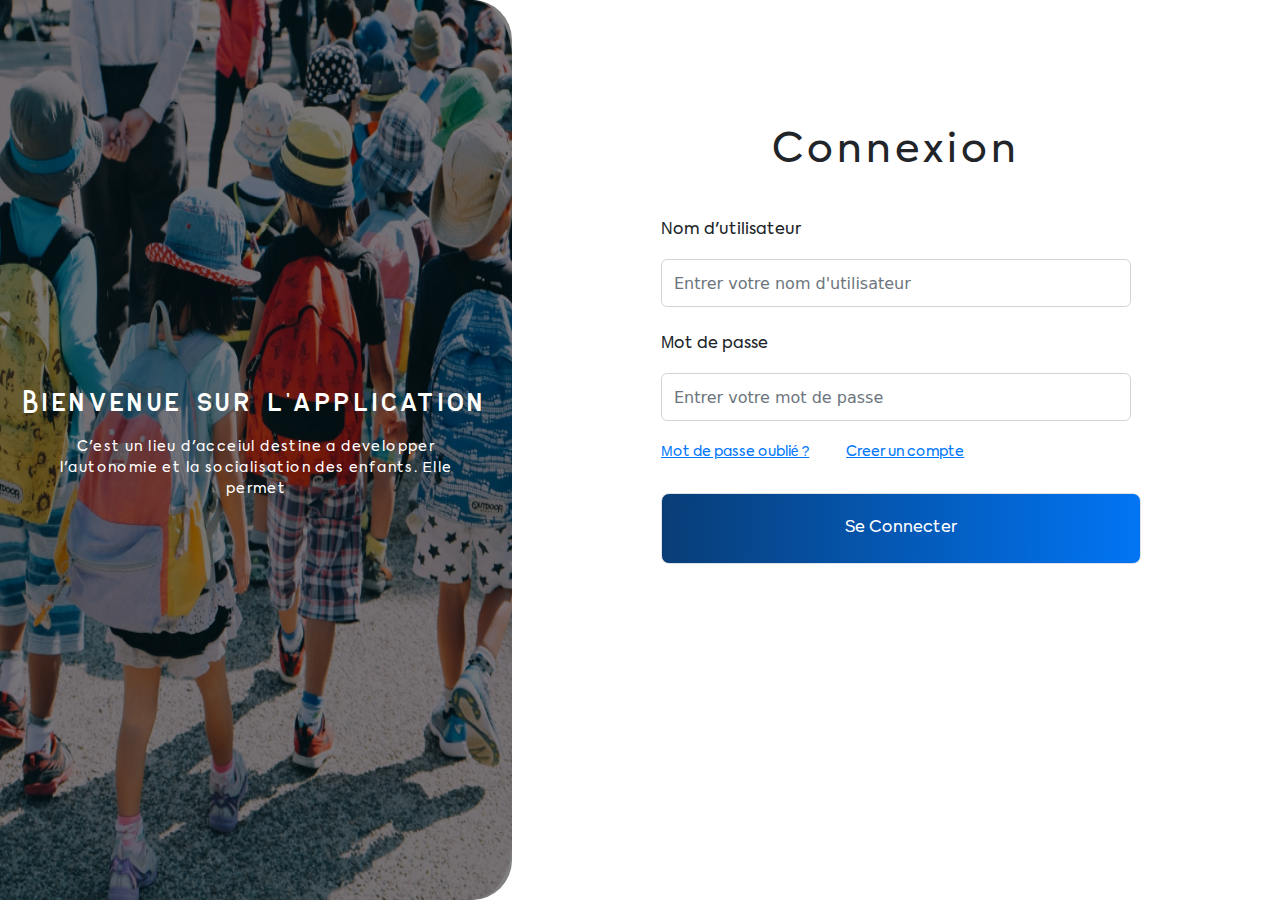
<file: index.html>
<!DOCTYPE html>
<html lang="en">
<head>
    <meta charset="UTF-8">
    <meta http-equiv="X-UA-Compatible" content="IE=edge">
    <meta name="viewport" content="width=device-width, initial-scale=1.0">
    <link rel="shortcut icon" href="photos/logo 1.png" type="image/x-icon">
    <link rel="stylesheet" href="./css/bootstrap.css">
    <link rel="stylesheet" href="./index_css/index.css">
    <title>Connexion</title>
</head>
<body>
    <body class="d-flex">
        <div class="container-fuild d-flex justify-content-center login_page">
            <img src="./photos/image.png" alt="background" class="img1">
            <div class="container-fuild d-flex justify-content-center align-items-center arriere_pic">
                <div class="container-fuild contente_words">
                    <p class="heading">Bienvenue sur l'application</p>
                    <p class="sub_heading text-center">C'est un lieu d'acceiul destine a developper l'autonomie et la socialisation des enfants. Elle permet</p>
                </div>
            </div>
            <div class="container-fuild  mx-auto d-flex flex-column formulaire">
                <p class="connexion text-center mb-5">Connexion</p>
                <form action="">
                    <div>
                        <label for="yourname" class="nom">Nom d'utilisateur</label>
                        <input type="text" id="yourname" class="form-control inpt_nom" name="yourname" placeholder="Entrer votre nom d'utilisateur">
                    </div>
                    <div>
                        <label for="pwd" class="motpasse">Mot de passe</label>
                        <input type="password" name="pwd" id="pwd" class="form-control inpt_pwd" placeholder="Entrer votre mot de passe">
                    </div>
                    <div class="content_link">
                        <a href="#" class="link1">Mot de passe oublié ?</a>
                        <a href="./inscription/inscription.html" class="link2">Creer un compte</a>
                    </div>
                    <!--le code dessous est commenter pour non formulaire tag-->
                    <!--<a href="./landing.html" class="link3 container-fuild border d-flex justify-content-center align-items-center">
                            Se Connecter
                    </a>-->
                    <button type="submit" class="bouton container-fuild border d-flex justify-content-center align-items-center">
                        <a href="./acceuil/acceuil.html" class="link3">
                            Se Connecter
                        </a>
                    </button>
                    
                </form>
            </div>
        </div>
    <script src="./js/bootstrap.js"></script>
</body>
</html>
</file>
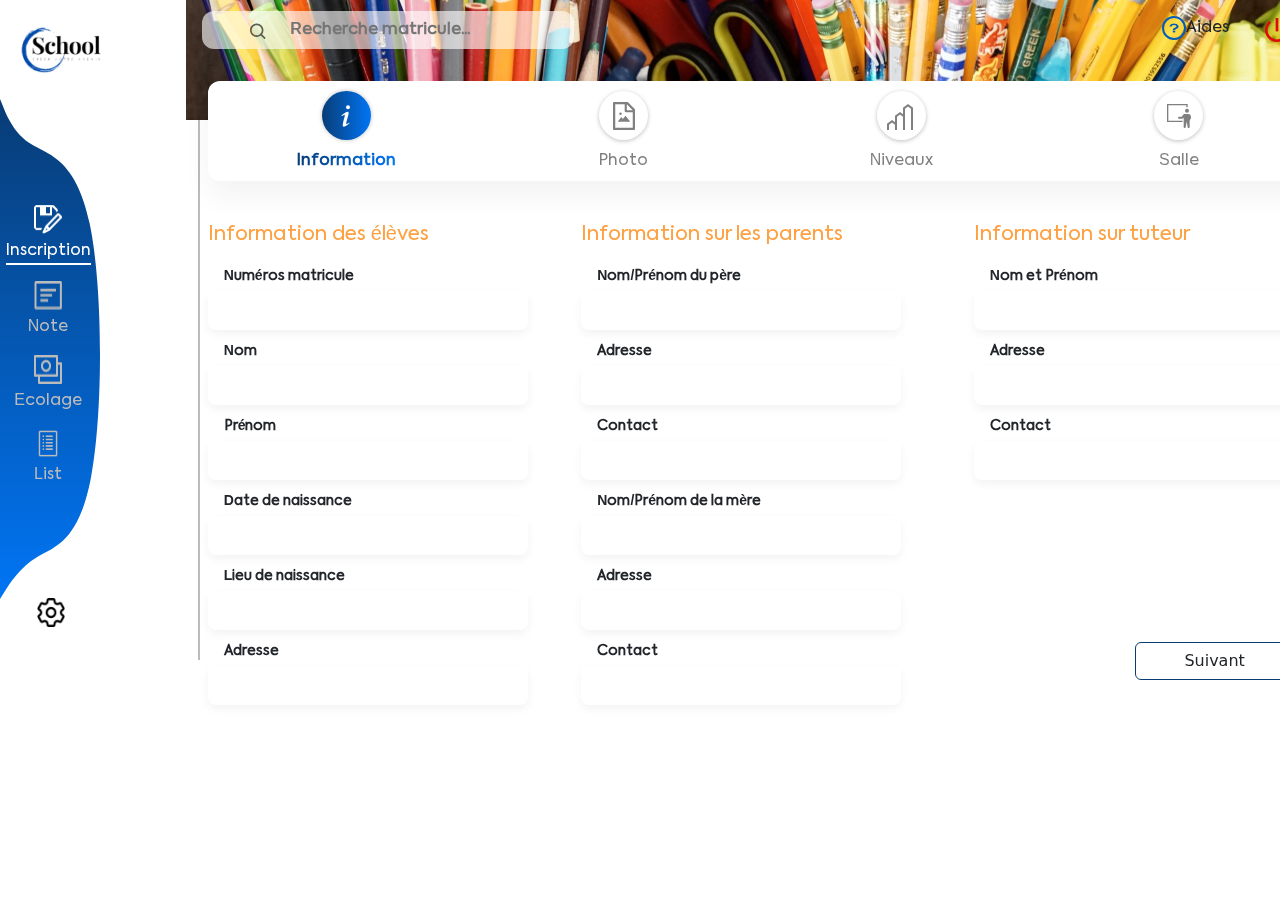
<file: acceuil/acceuil.html>
<!DOCTYPE html>
<html lang="en">
<head>
    <meta charset="UTF-8">
    <meta http-equiv="X-UA-Compatible" content="IE=edge">
    <meta name="viewport" content="width=device-width, initial-scale=1.0">
    <link rel="shortcut icon" href="photos/logo 1.png" type="image/x-icon">
    <link rel="stylesheet" href="../css/bootstrap.css">
    <link rel="stylesheet" href="./acceuil.css">
    <title>Acceuil</title>
</head>
<body class="d-flex justify-content-center">
    <div class="container-fuild d-flex flex-row contenu">
        <div class="container-fuild d-flex nav_bar position-fixed top-0 left-0">
            <div class="container-fuild contenu_logo">
                <img src="../photos/logo 1.png" alt="logo" class="logo">
                <a href="../acceuil_parametre/acceuil_parametre.html"><img src="../photos/setting.png" alt="setting" width="28" height="29" class="setting"></a> 
            </div>
            <svg viewBox="0 32 120 600" width="120" height="500" class="curve">
                <defs>
                    <linearGradient gradientUnits="userSpaceOnUse" x1="60" y1="32" x2="60" y2="632" id="gradient-0" gradientTransform="matrix(1.020826, 0, 0, 1, 0, 0)">
                        <stop offset="0" style="stop-color: #083C75 "></stop>
                        <stop offset="1" style="stop-color: #0175F4 "></stop>
                    </linearGradient>
                </defs>
                <path style="paint-order: fill; fill: url(#gradient-0); fill-rule: nonzero;" d="M 0 32 L 4.280166666666667 42.4105 C 8.560333333333334 52.821 17.12066666666667 73.642 37.768 86.40899999999999 C 58.415333333333336 99.176 91.14966666666668 103.88900000000001 107.51100000000001 181.1351666666667 C 123.87233333333334 258.3813333333333 123.86066666666666 408.1606666666667 109.22316666666666 485.8941666666667 C 94.58566666666667 563.6276666666668 65.32233333333333 569.3153333333333 44.68083333333333 581.6586666666667 C 24.03933333333333 594.0020000000001 12.019666666666666 613.0010000000001 6.009833333333333 622.5005 L 0 632" data-bx-d="M 0 32 U 25.681 94.463 U 123.884 108.602 U 123.849 557.94 U 36.059 575.003 U 0 632 1@871b6fa9"></path>
                <div class="container-fuild contenu_icons">
                    <div class="container-fuild Inscription d-flex flex-column">
                        <img src="../photos/Inscription.png" alt="Inscription" width="28" height="29" class="mx-auto">
                        <p class="text_inscription text-center mx-auto">Inscription</p>
                    </div>
                    <div class="container-fuild note d-flex flex-column">
                        <img src="../photos/Note.png" alt="note" width="28" height="29" class="mx-auto">
                        <p class="text_note text-center">Note</p>
                    </div>
                    <div class="container-fuild ecolage d-flex flex-column">
                        <img src="../photos/Ecolage.png" alt="ecolage" width="28" height="29" class="mx-auto">
                        <p class="text_ecolage text-center">Ecolage</p>
                    </div>
                    <div class="container-fuild list d-flex flex-column">
                        <img src="../photos/List.png" alt="list" width="28" height="29" class="mx-auto">
                        <p class="text_list text-center">List</p>
                    </div>
                </div>
            </svg>
        </div>
        <div class="container-fuild contentPhoto">
            <div class="photo1">
                <form>
                    <div class="container-fuild contenu_recherche_aide d-flex align-items-center justify-content-between">
                        <div class="container-fuild recherche d-flex align-items-center ms-3">
                            <a href="../acceuil_recherche/acceuil_recherche.html"><img src="../photos/bx_search.svg" alt="search" class="position-absolute ps-5"></a>
                            <input type="search" name="recherche" id="recherche" placeholder="Recherche matricule...">
                        </div>
                        <div class="container-fuild contenu_aide d-flex justify-content-evenly align-items-center me-4">
                            <div class="d-flex contentCercle">
                                <img src="../photos/aide.png" alt="aide" class="cercle">
                                <p class="text_aide">Aides</p>
                            </div>
                            <a href="../index.html"><img src="../photos/deconnecter.png" alt="deconnecter" class="deconnecter"></a> 
                        </div>
                    </div>
                </form>
            </div>
            <div class="container-fuild contentImformation d-flex align-items-center justify-content-around">
                <div class="contentIconText d-flex flex-wrap justify-content-center align-content-between">
                    <div class="d-flex justify-content-center align-items-center contentIcon">
                        <svg xmlns="http://www.w3.org/2000/svg" aria-hidden="true" role="img" width="2em" height="2em" preserveAspectRatio="xMidYMid meet" viewBox="0 0 24 24"><path fill="white" d="M13.5 4A1.5 1.5 0 0 0 12 5.5A1.5 1.5 0 0 0 13.5 7A1.5 1.5 0 0 0 15 5.5A1.5 1.5 0 0 0 13.5 4m-.36 4.77c-1.19.1-4.44 2.69-4.44 2.69c-.2.15-.14.14.02.42c.16.27.14.29.33.16c.2-.13.53-.34 1.08-.68c2.12-1.36.34 1.78-.57 7.07c-.36 2.62 2 1.27 2.61.87c.6-.39 2.21-1.5 2.37-1.61c.22-.15.06-.27-.11-.52c-.12-.17-.24-.05-.24-.05c-.65.43-1.84 1.33-2 .76c-.19-.57 1.03-4.48 1.7-7.17c.11-.64.41-2.04-.75-1.94Z"/></svg>                    
                    </div>
                    <p class="mb-0">Information</p>
                </div>
                <div class="contentIconText1 d-flex flex-column">
                    <div class="d-flex justify-content-center align-items-center contentIcon1 mx-auto">
                        <svg xmlns="http://www.w3.org/2000/svg" aria-hidden="true" role="img" width="2em" height="2em" preserveAspectRatio="xMidYMid meet" viewBox="0 0 1024 1024"><path fill="gray" d="m553.1 509.1l-77.8 99.2l-41.1-52.4a8 8 0 0 0-12.6 0l-99.8 127.2a7.98 7.98 0 0 0 6.3 12.9H696c6.7 0 10.4-7.7 6.3-12.9l-136.5-174a8.1 8.1 0 0 0-12.7 0zM360 442a40 40 0 1 0 80 0a40 40 0 1 0-80 0zm494.6-153.4L639.4 73.4c-6-6-14.1-9.4-22.6-9.4H192c-17.7 0-32 14.3-32 32v832c0 17.7 14.3 32 32 32h640c17.7 0 32-14.3 32-32V311.3c0-8.5-3.4-16.7-9.4-22.7zM790.2 326H602V137.8L790.2 326zm1.8 562H232V136h302v216a42 42 0 0 0 42 42h216v494z"/></svg>                    
                    </div>
                    <p class="my-auto mx-auto mb-0">Photo</p>
                </div>
                <div class="contentIconText2 d-flex flex-column">
                    <div class="d-flex justify-content-center align-items-center contentIcon2 mx-auto">
                        <svg xmlns="http://www.w3.org/2000/svg" aria-hidden="true" role="img" width="2em" height="2em" preserveAspectRatio="xMidYMid meet" viewBox="0 0 32 32"><path fill="gray" d="m23 4l-5 3.75v6.5L15 12l-5 3.75v6.5L7 20l-5 3.75V30h2v-5.25l3-2.25l3 2.25V30h2V16.75l3-2.25l3 2.25V30h2V8.75l3-2.25l3 2.25V30h2V7.75L23 4z"/></svg>
                    </div>
                    <p class="my-auto mx-auto mb-0">Niveaux</p>
                </div>
                <div class="contentIconText3 d-flex flex-column">
                    <div class="d-flex justify-content-center align-items-center contentIcon3 mx-auto">
                        <svg xmlns="http://www.w3.org/2000/svg" aria-hidden="true" role="img" width="2em" height="2em" preserveAspectRatio="xMidYMid meet" viewBox="0 0 48 48"><path fill="gray" fill-rule="evenodd" d="M6 6h31v5h-2V8H8v23h21.387v2H6V6Zm30 13a3 3 0 1 0 0-6a3 3 0 0 0 0 6Zm2.031 2.01c1.299 0 2.327.584 3 1.486c.629.845.895 1.89.955 2.855a7.626 7.626 0 0 1-.397 2.92c-.3.87-.807 1.77-1.589 2.387V40.5a1.5 1.5 0 0 1-2.98.247L35.73 33h-.298l-1.458 7.776A1.5 1.5 0 0 1 31 40.5V26.233a63.223 63.223 0 0 0-.592.919l-.078.123l-.02.032l-.005.009a1.5 1.5 0 0 1-1.274.707h-5a1.5 1.5 0 1 1 0-3h4.177c.243-.376.563-.864.899-1.354c.35-.511.736-1.052 1.08-1.476c.167-.207.354-.423.542-.6c.092-.087.22-.2.376-.3a1.72 1.72 0 0 1 .926-.282h6Z" clip-rule="evenodd"/></svg>
                    </div>
                    <p class="my-auto mx-auto mb-0">Salle</p>
                </div>
            </div>
            <div class="container-fuild contentInforms d-flex">
                <div class="container-fuild information_des_eleve">
                    <ul>
                        <p class="mt-2">Information des élèves</p> 
                        <li>
                            <label class="ms-3">Numéros matricule</label>
                            <div>
                                <input type="text" class="mt-1 ">
                            </div>
                        </li>
                        <li class="mt-2">
                            <label class="ms-3">Nom</label>
                            <div>
                                <input type="text" class="mt-1 ">
                            </div>
                        </li>
                        <li class="mt-2">
                            <label class="ms-3">Prénom</label>
                            <div>
                                <input type="text" class="mt-1 ">
                            </div>
                        </li>
                        <li class="mt-2">
                            <label class="ms-3">Date de naissance</label>
                            <div>
                                <input type="text" class="mt-1 ">
                            </div>
                        </li>
                        <li class="mt-2">
                            <label class="ms-3">Lieu de naissance</label>
                            <div>
                                <input type="text" class="mt-1 ">
                            </div>
                        </li>
                        <li class="mt-2">
                            <label class="ms-3">Adresse</label>
                            <div>
                                <input type="text" class="mt-1 ">
                            </div>
                        </li>
                    </ul>
                </div>
                <div class="container-fuild information_sur_les_parents">
                    <ul>
                        <p class="mt-2">Information sur les parents</p> 
                        <li class="mt-2">
                            <label class="ms-3">Nom/Prénom du père</label>
                            <div>
                                <input type="text" class="mt-1 ">
                            </div>
                        </li>
                        <li class="mt-2">
                            <label class="ms-3">Adresse</label>
                            <div>
                                <input type="text" class="mt-1 ">
                            </div>
                        </li>
                        <li class="mt-2">
                            <label class="ms-3">Contact</label>
                            <div>
                                <input type="text" class="mt-1 ">
                            </div>
                        </li>
                        <li class="mt-2">
                            <label class="ms-3">Nom/Prénom de la mère</label>
                            <div class="">
                                <input type="text" class="mt-1">
                            </div>
                        </li>
                        <li class="mt-2">
                            <label class="ms-3">Adresse</label>
                            <div class="">
                                <input type="text" class="mt-1 ">
                            </div>
                        </li>
                        <li class="mt-2">
                            <label class="ms-3">Contact</label>
                            <div class="">
                                <input type="text" class="mt-1 ">
                            </div>
                        </li>
                    </ul>
                </div>
                <div class="container-fuild information_sur_tuteur d-flex flex-wrap align-content-between justify-content-end">
                    <ul>
                        <p class="mt-2">Information sur tuteur</p> 
                        <li class="mt-2">
                            <label class="ms-3">Nom et Prénom </label>
                            <div>
                                <input type="text" class="mt-1">
                            </div>
                        </li>
                        <li class="mt-2">
                            <label class="ms-3 ">Adresse</label>
                            <div>
                                <input type="text" class="mt-1">
                            </div>
                        </li>
                        <li class="mt-2">
                            <label class="ms-3">Contact</label>
                            <div>
                                <input type="text" class="mt-1">
                            </div>
                        </li>
                    </ul>
                    <a href="../acceuil_photo/acceuil_photo.html"><button type="button" class="btn mb-3 px-5">Suivant</button></a>
                </div>
            </div>
        </div>
    </div>
    <script src="../js/bootstrap.js"></script>
</body>
</html>
</file>
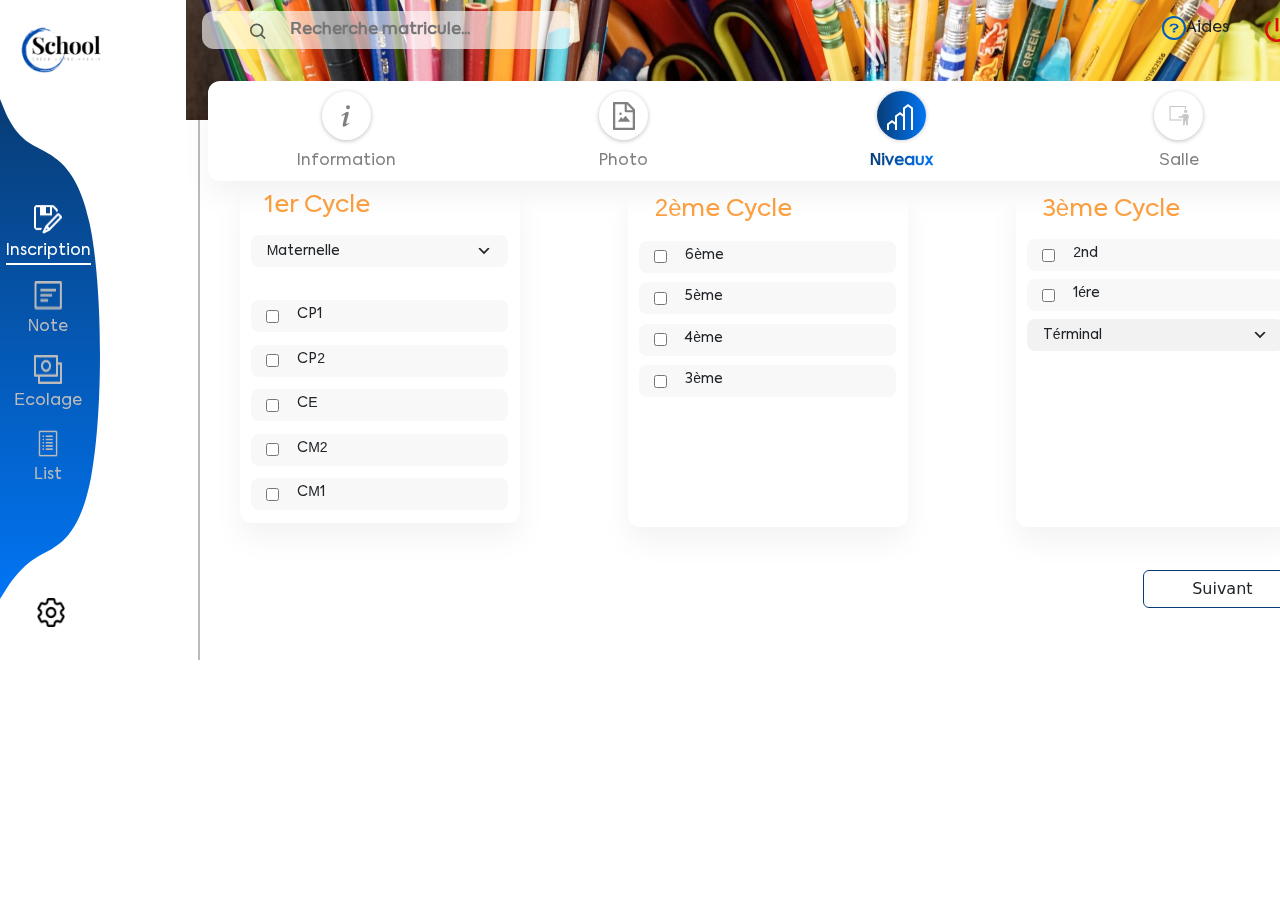
<file: acceuil_niveau/acceuil_niveau.html>
<!DOCTYPE html>
<html lang="en">
<head>
    <meta charset="UTF-8">
    <meta http-equiv="X-UA-Compatible" content="IE=edge">
    <meta name="viewport" content="width=device-width, initial-scale=1.0">
    <link rel="shortcut icon" href="photos/logo 1.png" type="image/x-icon">
    <link rel="stylesheet" href="../css/bootstrap.css">
    <link rel="stylesheet" href="./acceuil_niveau.css">
    <title>Niveau</title>
</head>
<body class="d-flex justify-content-center">
    <div class="container-fuild d-flex flex-row contenu">
        <div class="container-fuild d-flex nav_bar position-fixed top-0 left-0">
            <div class="container-fuild contenu_logo">
                <img src="../photos/logo 1.png" alt="logo" class="logo">
                <a href="../acceuil_parametre/acceuil_parametre.html"><img src="../photos/setting.png" alt="setting" width="28" height="29" class="setting"></a> 
            </div>
            <svg viewBox="0 32 120 600" width="120" height="500" class="curve">
                <defs>
                    <linearGradient gradientUnits="userSpaceOnUse" x1="60" y1="32" x2="60" y2="632" id="gradient-0" gradientTransform="matrix(1.020826, 0, 0, 1, 0, 0)">
                        <stop offset="0" style="stop-color: #083C75 "></stop>
                        <stop offset="1" style="stop-color: #0175F4 "></stop>
                    </linearGradient>
                </defs>
                <path style="paint-order: fill; fill: url(#gradient-0); fill-rule: nonzero;" d="M 0 32 L 4.280166666666667 42.4105 C 8.560333333333334 52.821 17.12066666666667 73.642 37.768 86.40899999999999 C 58.415333333333336 99.176 91.14966666666668 103.88900000000001 107.51100000000001 181.1351666666667 C 123.87233333333334 258.3813333333333 123.86066666666666 408.1606666666667 109.22316666666666 485.8941666666667 C 94.58566666666667 563.6276666666668 65.32233333333333 569.3153333333333 44.68083333333333 581.6586666666667 C 24.03933333333333 594.0020000000001 12.019666666666666 613.0010000000001 6.009833333333333 622.5005 L 0 632" data-bx-d="M 0 32 U 25.681 94.463 U 123.884 108.602 U 123.849 557.94 U 36.059 575.003 U 0 632 1@871b6fa9"></path>
                <div class="container-fuild contenu_icons">
                    <div class="container-fuild Inscription d-flex flex-column">
                        <img src="../photos/Inscription.png" alt="Inscription" width="28" height="29" class="mx-auto">
                        <p class="text_inscription text-center mx-auto">Inscription</p>
                    </div>
                    <div class="container-fuild note d-flex flex-column">
                        <img src="../photos/Note.png" alt="note" width="28" height="29" class="mx-auto">
                        <p class="text_note text-center">Note</p>
                    </div>
                    <div class="container-fuild ecolage d-flex flex-column">
                        <img src="../photos/Ecolage.png" alt="ecolage" width="28" height="29" class="mx-auto">
                        <p class="text_ecolage text-center">Ecolage</p>
                    </div>
                    <div class="container-fuild list d-flex flex-column">
                        <img src="../photos/List.png" alt="list" width="28" height="29" class="mx-auto">
                        <p class="text_list text-center">List</p>
                    </div>
                </div>
            </svg>
        </div>
        <div class="container-fuild contentPhoto">
            <div class="photo1">
                <form>
                    <div class="container-fuild contenu_recherche_aide d-flex align-items-center justify-content-between">
                        <div class="container-fuild recherche d-flex align-items-center ms-3">
                            <a href="../acceuil_recherche/acceuil_recherche.html"><img src="../photos/bx_search.svg" alt="search" class="position-absolute ps-5"></a>
                            <input type="search" name="recherche" id="recherche" placeholder="Recherche matricule...">
                        </div>
                        <div class="container-fuild contenu_aide d-flex justify-content-evenly align-items-center me-4">
                            <div class="d-flex contentCercle">
                                <img src="../photos/aide.png" alt="aide" class="cercle">
                                <p class="text_aide">Aides</p>
                            </div>
                            <a href="../index.html"><img src="../photos/deconnecter.png" alt="deconnecter" class="deconnecter"></a> 
                        </div>
                    </div>
                </form>
            </div>
            <div class="container-fuild contentImformation d-flex align-items-center justify-content-around">
                <div class="contentIconText d-flex flex-wrap justify-content-center align-content-between">
                    <div class="d-flex justify-content-center align-items-center contentIcon">
                        <svg xmlns="http://www.w3.org/2000/svg" aria-hidden="true" role="img" width="2em" height="2em" preserveAspectRatio="xMidYMid meet" viewBox="0 0 24 24"><path fill="gray" d="M13.5 4A1.5 1.5 0 0 0 12 5.5A1.5 1.5 0 0 0 13.5 7A1.5 1.5 0 0 0 15 5.5A1.5 1.5 0 0 0 13.5 4m-.36 4.77c-1.19.1-4.44 2.69-4.44 2.69c-.2.15-.14.14.02.42c.16.27.14.29.33.16c.2-.13.53-.34 1.08-.68c2.12-1.36.34 1.78-.57 7.07c-.36 2.62 2 1.27 2.61.87c.6-.39 2.21-1.5 2.37-1.61c.22-.15.06-.27-.11-.52c-.12-.17-.24-.05-.24-.05c-.65.43-1.84 1.33-2 .76c-.19-.57 1.03-4.48 1.7-7.17c.11-.64.41-2.04-.75-1.94Z"/></svg>                    
                    </div>
                    <p class="mb-0">Information</p>
                </div>
                <div class="contentIconText1 d-flex flex-column">
                    <div class="d-flex justify-content-center align-items-center contentIcon1 mx-auto">
                        <svg xmlns="http://www.w3.org/2000/svg" aria-hidden="true" role="img" width="2em" height="2em" preserveAspectRatio="xMidYMid meet" viewBox="0 0 1024 1024"><path fill="gray" d="m553.1 509.1l-77.8 99.2l-41.1-52.4a8 8 0 0 0-12.6 0l-99.8 127.2a7.98 7.98 0 0 0 6.3 12.9H696c6.7 0 10.4-7.7 6.3-12.9l-136.5-174a8.1 8.1 0 0 0-12.7 0zM360 442a40 40 0 1 0 80 0a40 40 0 1 0-80 0zm494.6-153.4L639.4 73.4c-6-6-14.1-9.4-22.6-9.4H192c-17.7 0-32 14.3-32 32v832c0 17.7 14.3 32 32 32h640c17.7 0 32-14.3 32-32V311.3c0-8.5-3.4-16.7-9.4-22.7zM790.2 326H602V137.8L790.2 326zm1.8 562H232V136h302v216a42 42 0 0 0 42 42h216v494z"/></svg>                   
                    </div>
                    <p class="my-auto mx-auto mb-0">Photo</p>
                </div>
                <div class="contentIconText2 d-flex flex-column">
                    <div class="d-flex justify-content-center align-items-center contentIcon2 mx-auto">
                        <svg xmlns="http://www.w3.org/2000/svg" aria-hidden="true" role="img" width="2em" height="2em" preserveAspectRatio="xMidYMid meet" viewBox="0 0 32 32"><path fill="white" d="m23 4l-5 3.75v6.5L15 12l-5 3.75v6.5L7 20l-5 3.75V30h2v-5.25l3-2.25l3 2.25V30h2V16.75l3-2.25l3 2.25V30h2V8.75l3-2.25l3 2.25V30h2V7.75L23 4z"/></svg>
                    </div>
                    <p class="my-auto mx-auto mb-0">Niveaux</p>
                </div>
                <div class="contentIconText3 d-flex flex-column">
                    <div class="d-flex justify-content-center align-items-center contentIcon3 mx-auto">
                        <img src="../photos/salle.png" alt="salle" width="20" height="20">
                    </div>
                    <p class="my-auto mx-auto mb-0">Salle</p>
                </div>
            </div>
            <div class="container-fuild contentInforms d-flex flex-column">
                <div class="contentNiveau d-flex align-items-center justify-content-around">
                    <div class="preCycle mt-3 d-flex flex-column">
                        <div class="heading">
                            <p class="ms-4 my-2">1er Cycle</p>
                        </div>
                        <div class="contentChecked d-flex flex-wrap align-content-between justify-content-center mt-2">
                            <div class="contentDropPreCycle mb-2">
                                <div class="contentDrop mx-auto  d-flex justify-content-between align-items-center" id="contentDrop">
                                    <p class="ms-3 my-auto">Maternelle</p>
                                    <svg class="me-3 flecheDown" xmlns="http://www.w3.org/2000/svg" aria-hidden="true" role="img" width="1em" height="1em" preserveAspectRatio="xMidYMid meet" viewBox="0 0 20 20"><path fill="currentColor" d="m5 6l5 5l5-5l2 1l-7 7l-7-7z"/></svg>
                                    <svg class="me-3 flecheUp" xmlns="http://www.w3.org/2000/svg" aria-hidden="true" role="img" width="1em" height="1em" preserveAspectRatio="xMidYMid meet" viewBox="0 0 20 20"><path fill="currentColor" d="m15 14l-5-5l-5 5l-2-1l7-7l7 7z"/></svg>
                                </div>
                                <div class="contentPreCycle d-flex justify-content-center">
                                    <ul class="contentCheckPre">
                                        <li class="d-flex">
                                            <label class="contenuRadio">
                                                <input type="radio" name="radio" id="">
                                                <p>Pétite Section</p>
                                            </label>
                                        </li>
                                        <li class="d-flex">
                                            <label class="contenuRadioI">
                                                <input type="radio" name="radio" id="">
                                                <p>Moyenne Section</p>
                                            </label>
                                        </li>
                                        <li class="d-flex">
                                            <label class="contenuRadioII">
                                                <input type="radio" name="radio" id="">
                                                <p>Grande Section</p>
                                            </label>
                                        </li>
                                    </ul>
                                </div>
                            </div>
                            <ul class="d-flex flex-wrap align-content-between">
                                <li class="d-flex">
                                    <label class="contenuCheckbox d-flex justify-content-start">
                                        <input type="checkbox" name="" id="" class="my-auto">
                                        <p>CP1</p>
                                    </label>
                                </li>
                                <li class="d-flex">
                                    <label class="contenuCheckbox d-flex justify-content-start">
                                        <input type="checkbox" name="" id="" class="my-auto">
                                        <p>CP2</p>
                                    </label>
                                </li>
                                <li class="d-flex">
                                    <label class="contenuCheckbox d-flex justify-content-start">
                                        <input type="checkbox" name="" id="" class="my-auto">
                                        <p>CE</p>
                                    </label>
                                </li>
                                <li class="d-flex">
                                    <label class="contenuCheckbox d-flex justify-content-start">
                                        <input type="checkbox" name="" id="" class="my-auto">
                                        <p>CM2</p>
                                    </label>
                                </li>
                                <li class="d-flex">
                                    <label class="contenuCheckbox d-flex justify-content-start">
                                        <input type="checkbox" name="" id="" class="my-auto">
                                        <p>CM1</p>
                                    </label>
                                </li>
                            </ul>
                        </div>
                    </div>
                    <div class="secCycle mt-4 d-flex justify-content-center">
                        <ul class="d-flex flex-wrap justify-content-center align-content-between">
                            <div class="heading">
                                <p class="ms-3 my-2">2ème Cycle</p>
                            </div>
                            <li class="d-flex">
                                <label class="contenuCheckboxI">
                                    <input type="checkbox" name="" id="" class="my-auto">
                                    <p class="my-auto">6ème</p>
                                </label>
                            </li>
                            <li class="d-flex">
                                <label class="contenuCheckboxI">
                                    <input type="checkbox" name="" id="" class="my-auto">
                                    <p class="my-auto">5ème</p>
                                </label>
                            </li>
                            <li class="d-flex">
                                <label class="contenuCheckboxI">
                                    <input type="checkbox" name="" id="" class="my-auto">
                                    <p class="my-auto">4ème</p>
                                </label>
                            </li>
                            <li class="d-flex">
                                <label class="contenuCheckboxI">
                                    <input type="checkbox" name="" id="" class="my-auto">
                                    <p class="my-auto">3ème</p>
                                </label>
                            </li>
                        </ul>
                    </div>
                    <div class="troiCycle mt-4 d-flex flex-wrap justify-content-center">
                        <ul class="d-flex flex-wrap justify-content-center align-content-start">
                            <div class="heading">
                                <p class="ms-3 my-2">3ème Cycle</p>
                            </div>
                            <li class="d-flex mt-2">
                                <label class="contenuCheckboxII">
                                    <input type="checkbox" name="" id="" class="my-auto">
                                    <p>2nd</p>
                                </label>
                            </li>
                            <li class="d-flex mt-2">
                                <label class="contenuCheckboxII">
                                    <input type="checkbox" name="" id="" class="my-auto">
                                    <p>1ére</p>
                                </label>
                            </li>
                            <li class="linkTerminal mt-2">
                                <div class="contentTerminal mx-auto  d-flex justify-content-between align-items-center" id="contentTerminal">
                                    <p class="ms-3 my-auto">Términal</p>
                                    <svg class="me-3 flecheDownI" xmlns="http://www.w3.org/2000/svg" aria-hidden="true" role="img" width="1em" height="1em" preserveAspectRatio="xMidYMid meet" viewBox="0 0 20 20"><path fill="currentColor" d="m5 6l5 5l5-5l2 1l-7 7l-7-7z"/></svg>
                                    <svg class="me-3 flecheUpI" xmlns="http://www.w3.org/2000/svg" aria-hidden="true" role="img" width="1em" height="1em" preserveAspectRatio="xMidYMid meet" viewBox="0 0 20 20"><path fill="currentColor" d="m15 14l-5-5l-5 5l-2-1l7-7l7 7z"/></svg>
                                </div>
                                <div class="contentSpecific d-flex justify-content-center">
                                    <ul class="terminalContent">
                                        <li class="d-flex">
                                            <label class="terminalRadio">
                                                <input type="radio" name="terminal" id="" class="my-auto">
                                                <p class="my-auto">Términal A</p>
                                            </label>
                                        </li>
                                        <li class="d-flex">
                                            <label class="terminalRadioI">
                                                <input type="radio" name="terminal" id="" class="my-auto">
                                                <p class="my-auto">Términal C</p>
                                            </label>
                                        </li>
                                        <li class="d-flex">
                                            <label class="terminalRadioI" id="terminalRadioI">
                                                <input type="radio" name="terminal" id="" class="my-auto">
                                                <p class="my-auto">Términal D</p>
                                            </label>
                                        </li>
                                    </ul>
                                </div>
                            </li>
                        </ul>
                        
                    </div>
                </div>
                <div class="contentButton d-flex justify-content-end">
                    <a href="../acceuil_salle/acceuil_salle.html"><button type="button" class="btn mb-3 px-5 mx-5">Suivant</button></a>
                </div>
            </div>
        </div>
    </div>
    <script src="./acceuil_niveau.js"></script>
    <script src="../js/bootstrap.js"></script>
</body>
</html>
</file>
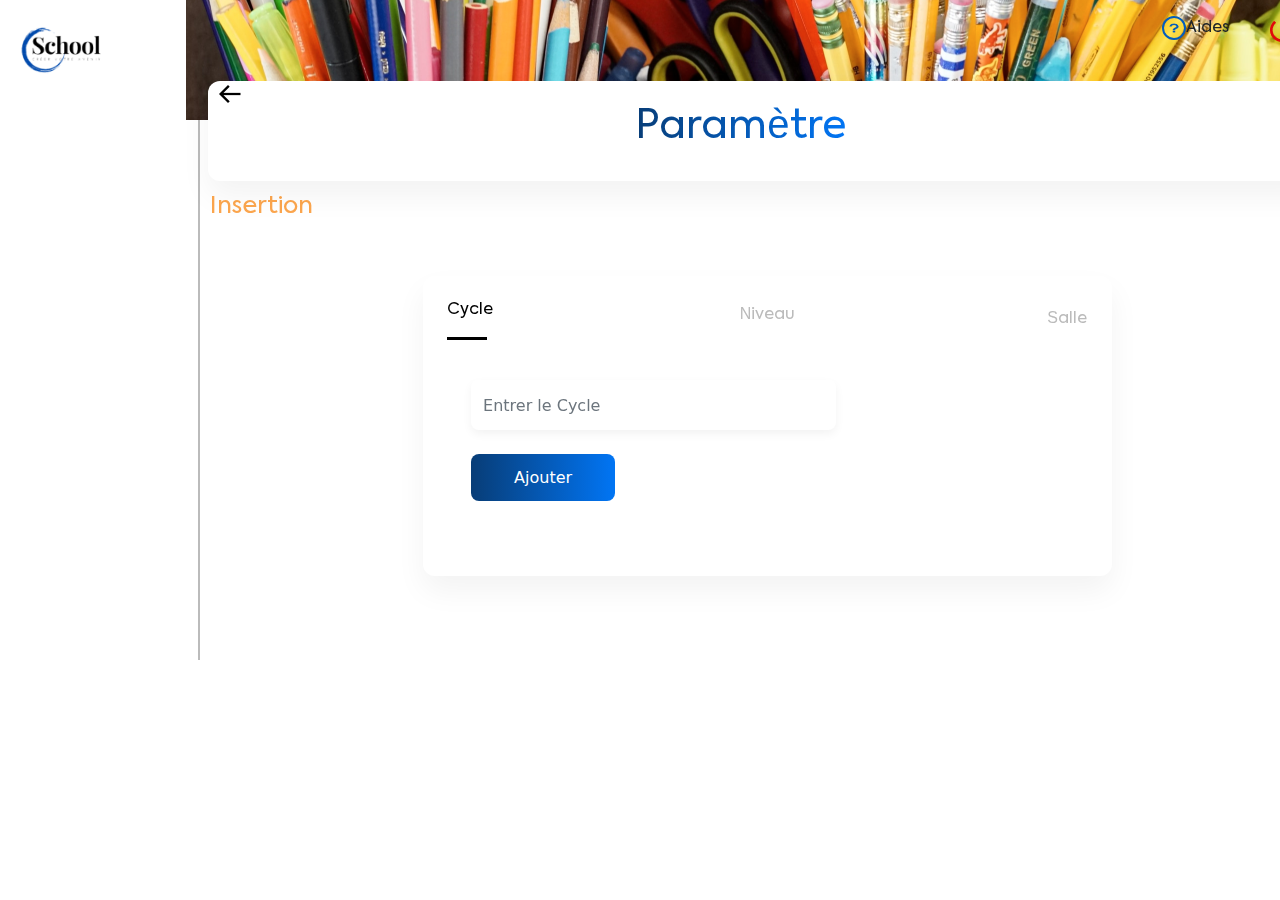
<file: acceuil_parametre/acceuil_parametre.html>
<!DOCTYPE html>
<html lang="en">
<head>
    <meta charset="UTF-8">
    <meta http-equiv="X-UA-Compatible" content="IE=edge">
    <meta name="viewport" content="width=device-width, initial-scale=1.0">
    <link rel="shortcut icon" href="photos/logo 1.png" type="image/x-icon">
    <link rel="stylesheet" href="../css/bootstrap.css">
    <link rel="stylesheet" href="./acceuil_parametre.css">
    <title>Paramètre</title>
</head>
<body class="d-flex justify-content-center">
    <div class="container-fuild d-flex flex-row contenu">
        <div class="container-fuild d-flex nav_bar position-fixed top-0 left-0">
            <div class="container-fuild contenu_logo">
                <img src="../photos/logo 1.png" alt="logo" class="logo">
            </div>
        </div>
        <div class="container-fuild contentPhoto">
            <div class="photo1">
                <form>
                    <div class="container-fuild contenu_recherche_aide d-flex align-items-center justify-content-end">
                        <div class="container-fuild contenu_aide d-flex justify-content-between align-items-center me-5 pe-2">
                            <div class="d-flex contentCercle justify-content-around">
                                <img src="../photos/aide.png" alt="aide" class="cercle">
                                <p class="text_aide">Aides</p>
                            </div>
                            <a href="../index.html"><img src="../photos/deconnecter.png" alt="deconnecter" class="deconnecter"></a>
                        </div>
                    </div>
                </form>
            </div>
            <div class="container-fuild contentImformation d-flex justify-content-between align-items-center">
                <div class="contentArrow">
                    <a href="../acceuil/acceuil.html"><img src="../photos/left arrow.png" alt="arrow"></a>
                </div>
                <p class="pt-2">Paramètre</p>
                <div class="vide"></div>
            </div>
            <div class="container-fuild contentInforms d-flex flex-wrap justify-content-center align-content-start">
                <p class="ps-4 motherP">Insertion</p>
                <div class="contentInsertion">
                    <div class="contentHeadingInsertion d-flex">
                        <div class="pI">
                            <p class="ms-4 mt-4 Cycle">Cycle</p>
                            <div class="line ms-4"></div>
                        </div>
                        <div class="pII d-flex flex-column align-content-around justify-content-center">
                            <p class="mt-4 Niveau text-center">Niveau</p>
                            <div class="lineI mx-auto"></div>
                        </div>
                        <div class="pIII d-flex flex-column  align-items-center justify-content-end">
                            <p class="mt-4 Salle">Salle</p>
                            <div class="lineII"></div>
                        </div>
                    </div>
                    <div class="contentCycle d-flex flex-column">
                        <form action="" class="py-4 px-5 formCycle">
                            <input type="text" id="yourCycle" class="form-control" name="yourCycle" placeholder="Entrer le Cycle">
                        </form>
                        <button class="btn buttonCycle mx-5">Ajouter</button>
                        <form action="" class="formNiveau px-5">
                            <div class="custom-select my-3" style="width:365px;">
                                <select>
                                    <option value="0">Séléctionner une Cycle</option>
                                    <option value="1">Cycle 1</option>
                                    <option value="2">Cycle 2</option>
                                    <option value="3">Cycle 3</option>
                                </select>
                            </div>
                            <input type="text" class="form-control my-4" name="yourNiveau" id="yourNiveau" placeholder="Entrer le niveau">
                        </form>
                        <button class="btn buttonNiveau mx-5">Ajouter</button>
                        <form action="" class="formSalle px-5">
                            <div class="custom-select my-3" style="width:365px;">
                                <select>
                                    <option value="0">Séléctionner le niveau</option>
                                    <option value="1">6ème</option>
                                    <option value="2">5ème</option>
                                    <option value="3">4ème</option>
                                </select>
                            </div>
                            <input type="text" class="form-control my-4" name="yourSalle" id="yourSalle" placeholder="Entrer la salle">
                        </form>
                        <button class="btn buttonSalle mx-5">Ajouter</button>
                    </div>
                </div>
            </div>
        </div>
    </div>
    <script src="./acceuil_parametre.js"></script>
    <script src="../js/bootstrap.js"></script>
</body>
</html>
</file>
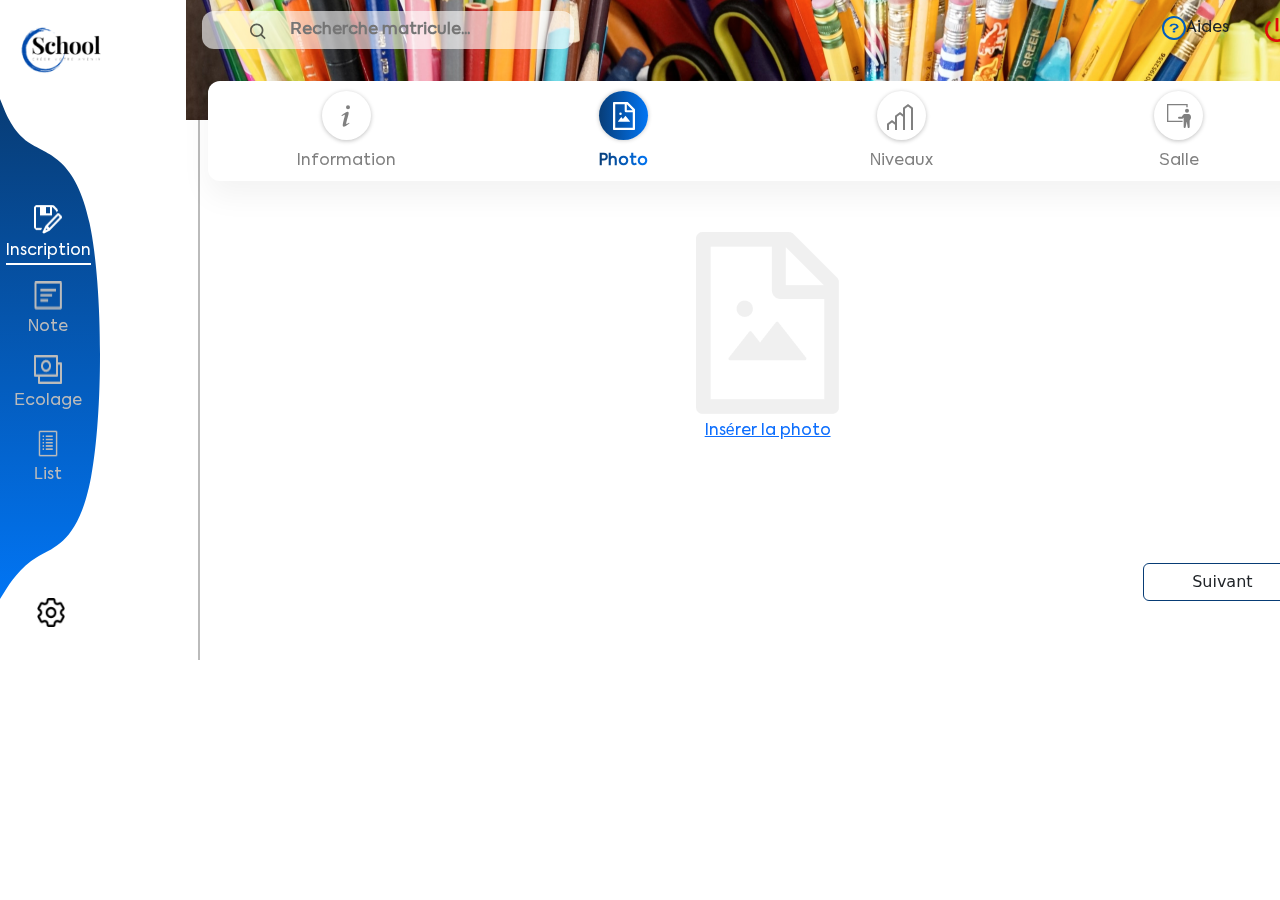
<file: acceuil_photo/acceuil_photo.html>
<!DOCTYPE html>
<html lang="en">
<head>
    <meta charset="UTF-8">
    <meta http-equiv="X-UA-Compatible" content="IE=edge">
    <meta name="viewport" content="width=device-width, initial-scale=1.0">
    <link rel="shortcut icon" href="photos/logo 1.png" type="image/x-icon">
    <link rel="stylesheet" href="../css/bootstrap.css">
    <link rel="stylesheet" href="./acceuil_photo.css">
    <title>Insertion Photo</title>
</head>
<body class="d-flex justify-content-center">
    <div class="container-fuild d-flex flex-row contenu">
        <div class="container-fuild d-flex nav_bar position-fixed top-0 left-0">
            <div class="container-fuild contenu_logo">
                <img src="../photos/logo 1.png" alt="logo" class="logo">
                <a href="../acceuil_parametre/acceuil_parametre.html"><img src="../photos/setting.png" alt="setting" width="28" height="29" class="setting"></a>
            </div>
            <svg viewBox="0 32 120 600" width="120" height="500" class="curve">
                <defs>
                    <linearGradient gradientUnits="userSpaceOnUse" x1="60" y1="32" x2="60" y2="632" id="gradient-0" gradientTransform="matrix(1.020826, 0, 0, 1, 0, 0)">
                        <stop offset="0" style="stop-color: #083C75 "></stop>
                        <stop offset="1" style="stop-color: #0175F4 "></stop>
                    </linearGradient>
                </defs>
                <path style="paint-order: fill; fill: url(#gradient-0); fill-rule: nonzero;" d="M 0 32 L 4.280166666666667 42.4105 C 8.560333333333334 52.821 17.12066666666667 73.642 37.768 86.40899999999999 C 58.415333333333336 99.176 91.14966666666668 103.88900000000001 107.51100000000001 181.1351666666667 C 123.87233333333334 258.3813333333333 123.86066666666666 408.1606666666667 109.22316666666666 485.8941666666667 C 94.58566666666667 563.6276666666668 65.32233333333333 569.3153333333333 44.68083333333333 581.6586666666667 C 24.03933333333333 594.0020000000001 12.019666666666666 613.0010000000001 6.009833333333333 622.5005 L 0 632" data-bx-d="M 0 32 U 25.681 94.463 U 123.884 108.602 U 123.849 557.94 U 36.059 575.003 U 0 632 1@871b6fa9"></path>
                <div class="container-fuild contenu_icons">
                    <div class="container-fuild Inscription d-flex flex-column">
                        <img src="../photos/Inscription.png" alt="Inscription" width="28" height="29" class="mx-auto">
                        <p class="text_inscription text-center mx-auto">Inscription</p>
                    </div>
                    <div class="container-fuild note d-flex flex-column">
                        <img src="../photos/Note.png" alt="note" width="28" height="29" class="mx-auto">
                        <p class="text_note text-center">Note</p>
                    </div>
                    <div class="container-fuild ecolage d-flex flex-column">
                        <img src="../photos/Ecolage.png" alt="ecolage" width="28" height="29" class="mx-auto">
                        <p class="text_ecolage text-center">Ecolage</p>
                    </div>
                    <div class="container-fuild list d-flex flex-column">
                        <img src="../photos/List.png" alt="list" width="28" height="29" class="mx-auto">
                        <p class="text_list text-center">List</p>
                    </div>
                </div>
            </svg>
        </div>
        <div class="container-fuild contentPhoto">
            <div class="photo1">
                <form>
                    <div class="container-fuild contenu_recherche_aide d-flex align-items-center justify-content-between">
                        <div class="container-fuild recherche d-flex align-items-center ms-3">
                            <a href="../acceuil_recherche/acceuil_recherche.html"><img src="../photos/bx_search.svg" alt="search" class="position-absolute ps-5"></a>
                            <input type="search" name="recherche" id="recherche" placeholder="Recherche matricule...">
                        </div>
                        <div class="container-fuild contenu_aide d-flex justify-content-evenly align-items-center me-4">
                            <div class="d-flex contentCercle">
                                <img src="../photos/aide.png" alt="aide" class="cercle">
                                <p class="text_aide">Aides</p>
                            </div>
                            <a href="../index.html"><img src="../photos/deconnecter.png" alt="deconnecter" class="deconnecter"></a> 
                        </div>
                    </div>
                </form>
            </div>
            <div class="container-fuild contentImformation d-flex align-items-center justify-content-around">
                <div class="contentIconText d-flex flex-wrap justify-content-center align-content-between">
                    <div class="d-flex justify-content-center align-items-center contentIcon">
                        <svg xmlns="http://www.w3.org/2000/svg" aria-hidden="true" role="img" width="2em" height="2em" preserveAspectRatio="xMidYMid meet" viewBox="0 0 24 24"><path fill="gray" d="M13.5 4A1.5 1.5 0 0 0 12 5.5A1.5 1.5 0 0 0 13.5 7A1.5 1.5 0 0 0 15 5.5A1.5 1.5 0 0 0 13.5 4m-.36 4.77c-1.19.1-4.44 2.69-4.44 2.69c-.2.15-.14.14.02.42c.16.27.14.29.33.16c.2-.13.53-.34 1.08-.68c2.12-1.36.34 1.78-.57 7.07c-.36 2.62 2 1.27 2.61.87c.6-.39 2.21-1.5 2.37-1.61c.22-.15.06-.27-.11-.52c-.12-.17-.24-.05-.24-.05c-.65.43-1.84 1.33-2 .76c-.19-.57 1.03-4.48 1.7-7.17c.11-.64.41-2.04-.75-1.94Z"/></svg>                    
                    </div>
                    <p class="mb-0">Information</p>
                </div>
                <div class="contentIconText1 d-flex flex-column">
                    <div class="d-flex justify-content-center align-items-center contentIcon1 mx-auto">
                        <svg xmlns="http://www.w3.org/2000/svg" aria-hidden="true" role="img" width="2em" height="2em" preserveAspectRatio="xMidYMid meet" viewBox="0 0 1024 1024"><path fill="white" d="m553.1 509.1l-77.8 99.2l-41.1-52.4a8 8 0 0 0-12.6 0l-99.8 127.2a7.98 7.98 0 0 0 6.3 12.9H696c6.7 0 10.4-7.7 6.3-12.9l-136.5-174a8.1 8.1 0 0 0-12.7 0zM360 442a40 40 0 1 0 80 0a40 40 0 1 0-80 0zm494.6-153.4L639.4 73.4c-6-6-14.1-9.4-22.6-9.4H192c-17.7 0-32 14.3-32 32v832c0 17.7 14.3 32 32 32h640c17.7 0 32-14.3 32-32V311.3c0-8.5-3.4-16.7-9.4-22.7zM790.2 326H602V137.8L790.2 326zm1.8 562H232V136h302v216a42 42 0 0 0 42 42h216v494z"/></svg>                    </div>
                    <p class="my-auto mx-auto mb-0">Photo</p>
                </div>
                <div class="contentIconText2 d-flex flex-column">
                    <div class="d-flex justify-content-center align-items-center contentIcon2 mx-auto">
                        <svg xmlns="http://www.w3.org/2000/svg" aria-hidden="true" role="img" width="2em" height="2em" preserveAspectRatio="xMidYMid meet" viewBox="0 0 32 32"><path fill="gray" d="m23 4l-5 3.75v6.5L15 12l-5 3.75v6.5L7 20l-5 3.75V30h2v-5.25l3-2.25l3 2.25V30h2V16.75l3-2.25l3 2.25V30h2V8.75l3-2.25l3 2.25V30h2V7.75L23 4z"/></svg>
                    </div>
                    <p class="my-auto mx-auto mb-0">Niveaux</p>
                </div>
                <div class="contentIconText3 d-flex flex-column">
                    <div class="d-flex justify-content-center align-items-center contentIcon3 mx-auto">
                        <svg xmlns="http://www.w3.org/2000/svg" aria-hidden="true" role="img" width="2em" height="2em" preserveAspectRatio="xMidYMid meet" viewBox="0 0 48 48"><path fill="gray" fill-rule="evenodd" d="M6 6h31v5h-2V8H8v23h21.387v2H6V6Zm30 13a3 3 0 1 0 0-6a3 3 0 0 0 0 6Zm2.031 2.01c1.299 0 2.327.584 3 1.486c.629.845.895 1.89.955 2.855a7.626 7.626 0 0 1-.397 2.92c-.3.87-.807 1.77-1.589 2.387V40.5a1.5 1.5 0 0 1-2.98.247L35.73 33h-.298l-1.458 7.776A1.5 1.5 0 0 1 31 40.5V26.233a63.223 63.223 0 0 0-.592.919l-.078.123l-.02.032l-.005.009a1.5 1.5 0 0 1-1.274.707h-5a1.5 1.5 0 1 1 0-3h4.177c.243-.376.563-.864.899-1.354c.35-.511.736-1.052 1.08-1.476c.167-.207.354-.423.542-.6c.092-.087.22-.2.376-.3a1.72 1.72 0 0 1 .926-.282h6Z" clip-rule="evenodd"/></svg>
                    </div>
                    <p class="my-auto mx-auto mb-0">Salle</p>
                </div>
            </div>
            <div class="container-fuild contentInforms d-flex flex-column">
                <div class="contentInformsUp pt-5 d-flex flex-column justify-content-center align-items-center">
                    <img src="../photos/add_image.png" alt="add_image">
                    <a href="../acceuil_photo_modifier/acceuil_photo_modifier.html" class="mt-2"><p>Insérer la photo</p></a>
                </div>
                <div class="contentInformsDown d-flex justify-content-end align-items-center">
                    <a href=""><button type="button" class="btn mb-3 px-5 mx-5">Suivant</button></a>
                </div>
            </div>
        </div>
    </div>
    <script src="../js/bootstrap.js"></script>
</body>
</html>
</file>
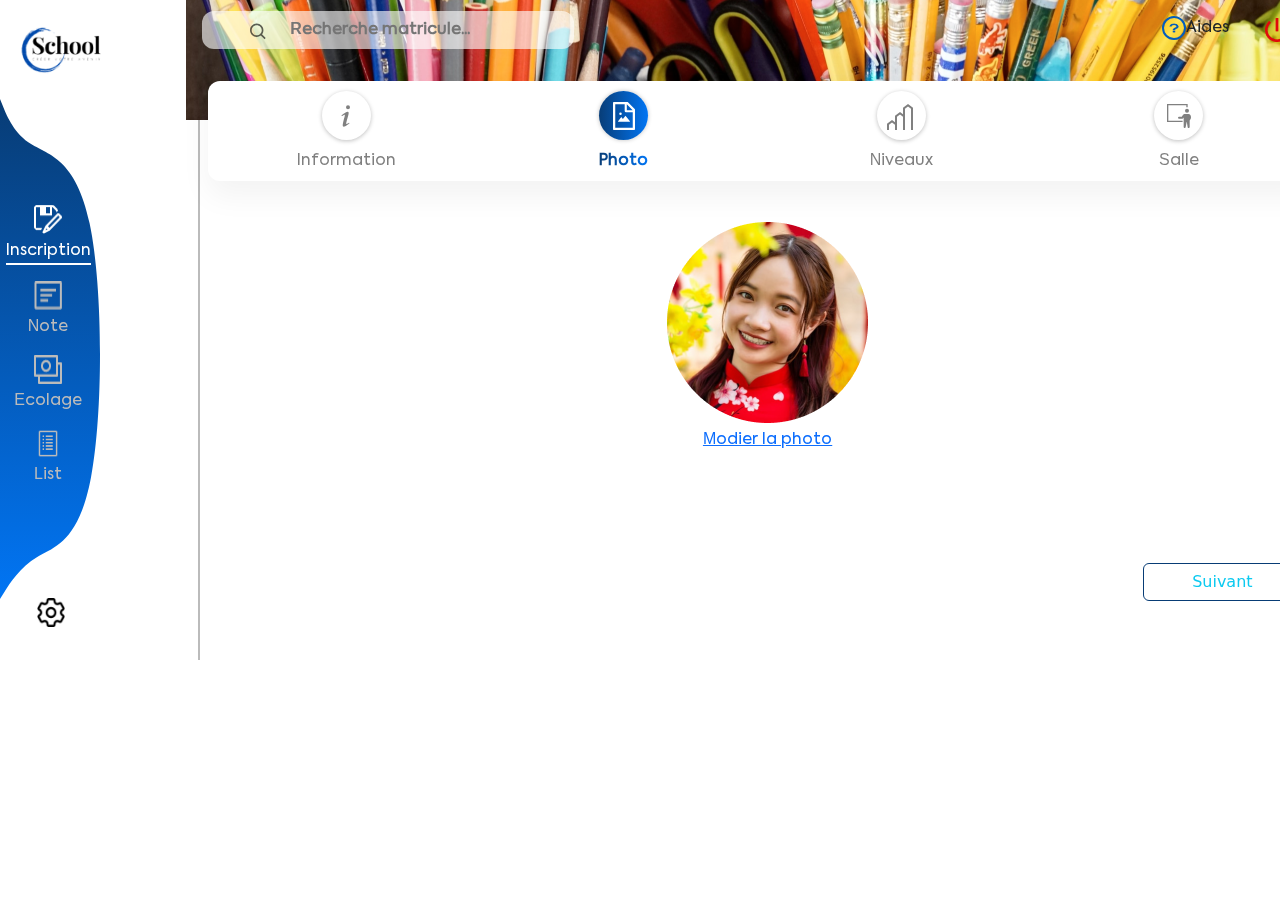
<file: acceuil_photo_modifier/acceuil_photo_modifier.html>
<!DOCTYPE html>
<html lang="en">
<head>
    <meta charset="UTF-8">
    <meta http-equiv="X-UA-Compatible" content="IE=edge">
    <meta name="viewport" content="width=device-width, initial-scale=1.0">
    <link rel="shortcut icon" href="photos/logo 1.png" type="image/x-icon">
    <link rel="stylesheet" href="../css/bootstrap.css">
    <link rel="stylesheet" href="./acceuil_photo_modifier.css">
    <title>Image</title>
</head>
<body class="d-flex justify-content-center">
    <div class="container-fuild d-flex flex-row contenu">
        <div class="container-fuild d-flex nav_bar position-fixed top-0 left-0">
            <div class="container-fuild contenu_logo">
                <img src="../photos/logo 1.png" alt="logo" class="logo">
                <a href="../acceuil_parametre/acceuil_parametre.html"><img src="../photos/setting.png" alt="setting" width="28" height="29" class="setting"></a> 
            </div>
            <svg viewBox="0 32 120 600" width="120" height="500" class="curve">
                <defs>
                    <linearGradient gradientUnits="userSpaceOnUse" x1="60" y1="32" x2="60" y2="632" id="gradient-0" gradientTransform="matrix(1.020826, 0, 0, 1, 0, 0)">
                        <stop offset="0" style="stop-color: #083C75 "></stop>
                        <stop offset="1" style="stop-color: #0175F4 "></stop>
                    </linearGradient>
                </defs>
                <path style="paint-order: fill; fill: url(#gradient-0); fill-rule: nonzero;" d="M 0 32 L 4.280166666666667 42.4105 C 8.560333333333334 52.821 17.12066666666667 73.642 37.768 86.40899999999999 C 58.415333333333336 99.176 91.14966666666668 103.88900000000001 107.51100000000001 181.1351666666667 C 123.87233333333334 258.3813333333333 123.86066666666666 408.1606666666667 109.22316666666666 485.8941666666667 C 94.58566666666667 563.6276666666668 65.32233333333333 569.3153333333333 44.68083333333333 581.6586666666667 C 24.03933333333333 594.0020000000001 12.019666666666666 613.0010000000001 6.009833333333333 622.5005 L 0 632" data-bx-d="M 0 32 U 25.681 94.463 U 123.884 108.602 U 123.849 557.94 U 36.059 575.003 U 0 632 1@871b6fa9"></path>
                <div class="container-fuild contenu_icons">
                    <div class="container-fuild Inscription d-flex flex-column">
                        <img src="../photos/Inscription.png" alt="Inscription" width="28" height="29" class="mx-auto">
                        <p class="text_inscription text-center mx-auto">Inscription</p>
                    </div>
                    <div class="container-fuild note d-flex flex-column">
                        <img src="../photos/Note.png" alt="note" width="28" height="29" class="mx-auto">
                        <p class="text_note text-center">Note</p>
                    </div>
                    <div class="container-fuild ecolage d-flex flex-column">
                        <img src="../photos/Ecolage.png" alt="ecolage" width="28" height="29" class="mx-auto">
                        <p class="text_ecolage text-center">Ecolage</p>
                    </div>
                    <div class="container-fuild list d-flex flex-column">
                        <img src="../photos/List.png" alt="list" width="28" height="29" class="mx-auto">
                        <p class="text_list text-center">List</p>
                    </div>
                </div>
            </svg>
        </div>
        <div class="container-fuild contentPhoto">
            <div class="photo1">
                <form>
                    <div class="container-fuild contenu_recherche_aide d-flex align-items-center justify-content-between">
                        <div class="container-fuild recherche d-flex align-items-center ms-3">
                            <a href="../acceuil_recherche/acceuil_recherche.html"><img src="../photos/bx_search.svg" alt="search" class="position-absolute ps-5"></a>
                            <input type="search" name="recherche" id="recherche" placeholder="Recherche matricule...">
                        </div>
                        <div class="container-fuild contenu_aide d-flex justify-content-evenly align-items-center me-4">
                            <div class="d-flex contentCercle">
                                <img src="../photos/aide.png" alt="aide" class="cercle">
                                <p class="text_aide">Aides</p>
                            </div>
                            <a href="../index.html"><img src="../photos/deconnecter.png" alt="deconnecter" class="deconnecter"></a> 
                        </div>
                    </div>
                </form>
            </div>
            <div class="container-fuild contentImformation d-flex align-items-center justify-content-around">
                <div class="contentIconText d-flex flex-wrap justify-content-center align-content-between">
                    <div class="d-flex justify-content-center align-items-center contentIcon">
                        <svg xmlns="http://www.w3.org/2000/svg" aria-hidden="true" role="img" width="2em" height="2em" preserveAspectRatio="xMidYMid meet" viewBox="0 0 24 24"><path fill="gray" d="M13.5 4A1.5 1.5 0 0 0 12 5.5A1.5 1.5 0 0 0 13.5 7A1.5 1.5 0 0 0 15 5.5A1.5 1.5 0 0 0 13.5 4m-.36 4.77c-1.19.1-4.44 2.69-4.44 2.69c-.2.15-.14.14.02.42c.16.27.14.29.33.16c.2-.13.53-.34 1.08-.68c2.12-1.36.34 1.78-.57 7.07c-.36 2.62 2 1.27 2.61.87c.6-.39 2.21-1.5 2.37-1.61c.22-.15.06-.27-.11-.52c-.12-.17-.24-.05-.24-.05c-.65.43-1.84 1.33-2 .76c-.19-.57 1.03-4.48 1.7-7.17c.11-.64.41-2.04-.75-1.94Z"/></svg>                    
                    </div>
                    <p class="mb-0">Information</p>
                </div>
                <div class="contentIconText1 d-flex flex-column">
                    <div class="d-flex justify-content-center align-items-center contentIcon1 mx-auto">
                        <svg xmlns="http://www.w3.org/2000/svg" aria-hidden="true" role="img" width="2em" height="2em" preserveAspectRatio="xMidYMid meet" viewBox="0 0 1024 1024"><path fill="white" d="m553.1 509.1l-77.8 99.2l-41.1-52.4a8 8 0 0 0-12.6 0l-99.8 127.2a7.98 7.98 0 0 0 6.3 12.9H696c6.7 0 10.4-7.7 6.3-12.9l-136.5-174a8.1 8.1 0 0 0-12.7 0zM360 442a40 40 0 1 0 80 0a40 40 0 1 0-80 0zm494.6-153.4L639.4 73.4c-6-6-14.1-9.4-22.6-9.4H192c-17.7 0-32 14.3-32 32v832c0 17.7 14.3 32 32 32h640c17.7 0 32-14.3 32-32V311.3c0-8.5-3.4-16.7-9.4-22.7zM790.2 326H602V137.8L790.2 326zm1.8 562H232V136h302v216a42 42 0 0 0 42 42h216v494z"/></svg>                    </div>
                    <p class="my-auto mx-auto mb-0">Photo</p>
                </div>
                <div class="contentIconText2 d-flex flex-column">
                    <div class="d-flex justify-content-center align-items-center contentIcon2 mx-auto">
                        <svg xmlns="http://www.w3.org/2000/svg" aria-hidden="true" role="img" width="2em" height="2em" preserveAspectRatio="xMidYMid meet" viewBox="0 0 32 32"><path fill="gray" d="m23 4l-5 3.75v6.5L15 12l-5 3.75v6.5L7 20l-5 3.75V30h2v-5.25l3-2.25l3 2.25V30h2V16.75l3-2.25l3 2.25V30h2V8.75l3-2.25l3 2.25V30h2V7.75L23 4z"/></svg>
                    </div>
                    <p class="my-auto mx-auto mb-0">Niveaux</p>
                </div>
                <div class="contentIconText3 d-flex flex-column">
                    <div class="d-flex justify-content-center align-items-center contentIcon3 mx-auto">
                        <svg xmlns="http://www.w3.org/2000/svg" aria-hidden="true" role="img" width="2em" height="2em" preserveAspectRatio="xMidYMid meet" viewBox="0 0 48 48"><path fill="gray" fill-rule="evenodd" d="M6 6h31v5h-2V8H8v23h21.387v2H6V6Zm30 13a3 3 0 1 0 0-6a3 3 0 0 0 0 6Zm2.031 2.01c1.299 0 2.327.584 3 1.486c.629.845.895 1.89.955 2.855a7.626 7.626 0 0 1-.397 2.92c-.3.87-.807 1.77-1.589 2.387V40.5a1.5 1.5 0 0 1-2.98.247L35.73 33h-.298l-1.458 7.776A1.5 1.5 0 0 1 31 40.5V26.233a63.223 63.223 0 0 0-.592.919l-.078.123l-.02.032l-.005.009a1.5 1.5 0 0 1-1.274.707h-5a1.5 1.5 0 1 1 0-3h4.177c.243-.376.563-.864.899-1.354c.35-.511.736-1.052 1.08-1.476c.167-.207.354-.423.542-.6c.092-.087.22-.2.376-.3a1.72 1.72 0 0 1 .926-.282h6Z" clip-rule="evenodd"/></svg>
                    </div>
                    <p class="my-auto mx-auto mb-0">Salle</p>
                </div>
            </div>
            <div class="container-fuild contentInforms d-flex flex-column">
                <div class="contentInformsUp pt-5 d-flex flex-column justify-content-center align-items-center">
                    <img src="../photos/profileUpdate.png" alt="add_image">
                    <a href="" class="mt-2"><p>Modifier la photo</p></a>
                </div>
                <div class="contentInformsDown d-flex justify-content-end align-items-center">
                    <a href="../acceuil_niveau/acceuil_niveau.html"><button type="button" class="btn  btn-outline-info mb-3 px-5 mx-5">Suivant</button></a>
                </div>
            </div>
            
        </div>
    </div>
    <script src="../js/bootstrap.js"></script>
</body>
</html>
</file>
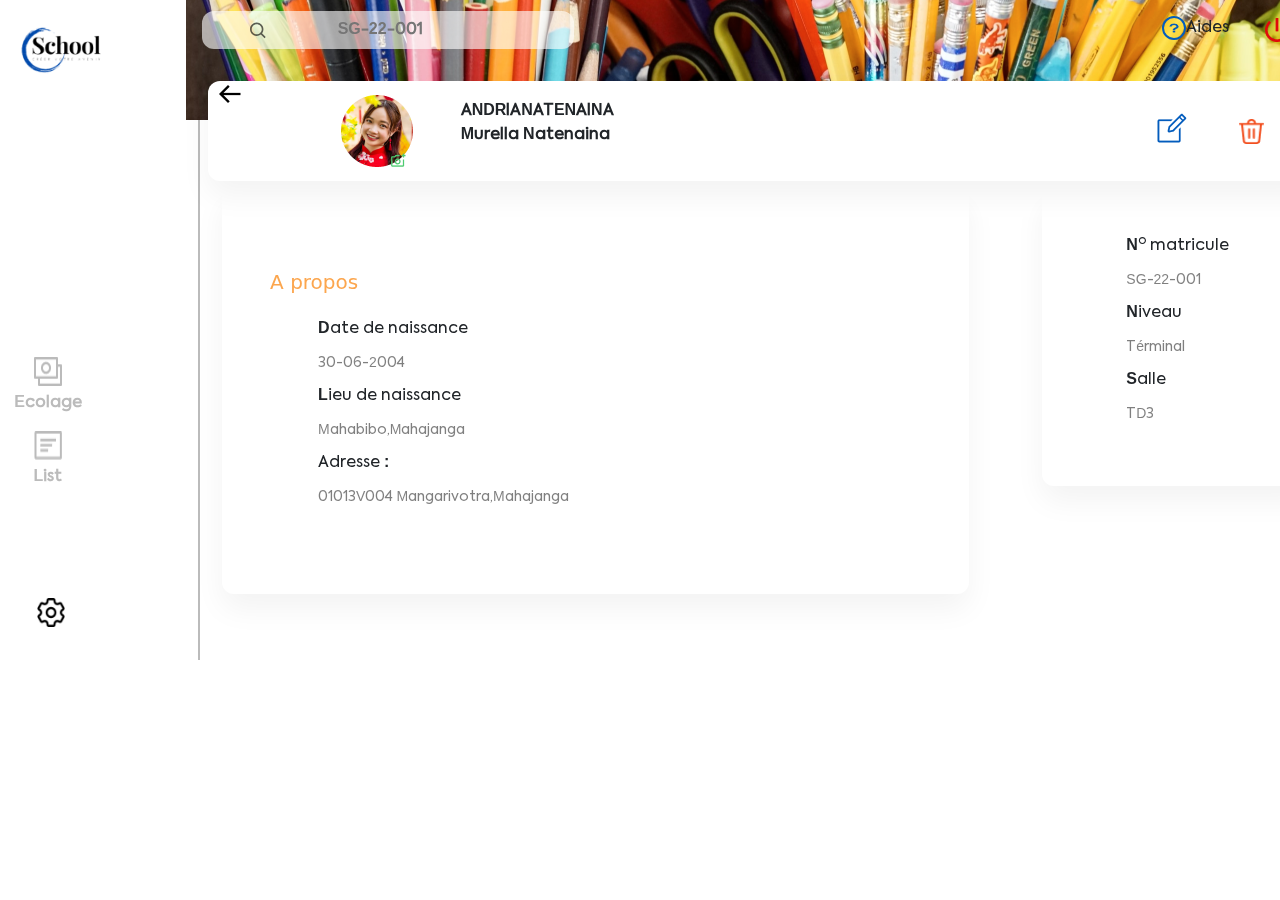
<file: acceuil_recherche/acceuil_recherche.html>
<!DOCTYPE html>
<html lang="en">
<head>
    <meta charset="UTF-8">
    <meta http-equiv="X-UA-Compatible" content="IE=edge">
    <meta name="viewport" content="width=device-width, initial-scale=1.0">
    <link rel="shortcut icon" href="photos/logo 1.png" type="image/x-icon">
    <link rel="stylesheet" href="../css/bootstrap.css">
    <link rel="stylesheet" href="./acceuil_recherche.css">
    <title>Profile</title>
</head>
<body class="d-flex justify-content-center">
    <div class="container-fuild d-flex flex-row contenu">
        <div class="container-fuild d-flex nav_bar position-fixed top-0 left-0">
            <div class="container-fuild contenu_logo">
                <img src="../photos/logo 1.png" alt="logo" class="logo">
                <a href="../acceuil_parametre/acceuil_parametre.html"><img src="../photos/setting.png" alt="setting" width="28" height="29" class="setting"></a> 
            </div>
            <div class="container-fuild contenu_icons d-flex flex-wrap align-content-end">
                <div class="container-fuild ecolage d-flex flex-column">
                    <img src="../photos/Ecolage.png" alt="ecolage" width="28" height="29" class="mx-auto">
                    <p class="text_ecolage text-center">Ecolage</p>
                </div>
                <div class="container-fuild bulletin d-flex flex-column">
                    <img src="../photos/Note.png" alt="list" width="28" height="29" class="mx-auto">
                    <p class="text_bulletin text-center">List</p>
                </div>
            </div>
        </div>
        <div class="container-fuild contentPhoto">
            <div class="photo1">
                <form>
                    <div class="container-fuild contenu_recherche_aide d-flex align-items-center justify-content-between">
                        <div class="container-fuild recherche d-flex align-items-center ms-3">
                            <img src="../photos/bx_search.svg" alt="search" class="position-absolute top-20 ps-5">
                            <input type="search" name="recherche" id="recherche" placeholder="SG-22-001">
                        </div>
                        <div class="container-fuild contenu_aide d-flex justify-content-evenly align-items-center me-4">
                            <div class="d-flex contentCercle">
                                <img src="../photos/aide.png" alt="aide" class="cercle">
                                <p class="text_aide">Aides</p>
                            </div>
                            <a href="../index.html"><img src="../photos/deconnecter.png" alt="deconnecter" class="deconnecter"></a> 
                        </div>
                    </div>
                </form>
            </div>
            <div class="container-fuild contentImformation d-flex justify-content-between">
                <div class="contentArrow">
                    <a href="../acceuil/acceuil.html"><img src="../photos/left arrow.png" alt="arrow"></a>
                </div>
                <div class="contentProfile d-flex justify-content-around align-items-center position-relative">
                    <img src="../photos/profile.png" alt="profile">
                    <img src="../photos/camera.png" alt="camera" class="camera">
                    <div class="contentNames d-flex align-items-center">
                        <p>ANDRIANATENAINA <br> Murella Natenaina </p>
                    </div>
                </div>
                <div class="contentDelete d-flex me-4">
                    <div class="d-flex justify-content-around align-items-center">
                        <img src="../photos/case.png" alt="case">
                        <img src="../photos/pencile.png" alt="pencile" class="pen">
                        <img src="../photos/supprimer.png" alt="supprimer" width="25" height="25">
                    </div>
                </div>
            </div>
            <div class="container-fuild contentInforms d-flex align-items-center justify-content-around">
                <div class="apropos d-flex flex-wrap align-content-center">
                    <div class="textApropos my-2">
                        <p class="ms-5">A propos</p>
                    </div>
                    <div class="listApropos">
                        <ul class="ps-5">
                            <li class="ms-5">
                                <p class="heading">Date de naissance</p>
                                <p class="txt">30-06-2004</p>
                            </li>
                            <li class="ms-5">
                                <p class="heading">Lieu de naissance</p>
                                <p class="txt">Mahabibo,Mahajanga</p>
                            </li>
                            <li class="ms-5">
                                <p class="heading">Adresse : </p>
                                <p class="txt">01013V004 Mangarivotra,Mahajanga</p>
                            </li>
                        </ul>
                    </div>
                </div>
                <div class="matricule d-flex justify-content-center align-items-center">
                    <ul>
                        <li>
                            <p class="heading">N<sup>o</sup> matricule</p>
                            <p class="txt">SG-22-001</p>
                        </li>
                        <li>
                            <p class="heading">Niveau</p>
                            <p class="txt">Términal</p>
                        </li>
                        <li>
                            <p class="heading">Salle</p>
                            <p class="txt">TD3</p>
                        </li>
                    </ul>
                </div>
            </div>
        </div>
    </div>
    <script src="../js/bootstrap.js"></script>
</body>
</html>
</file>
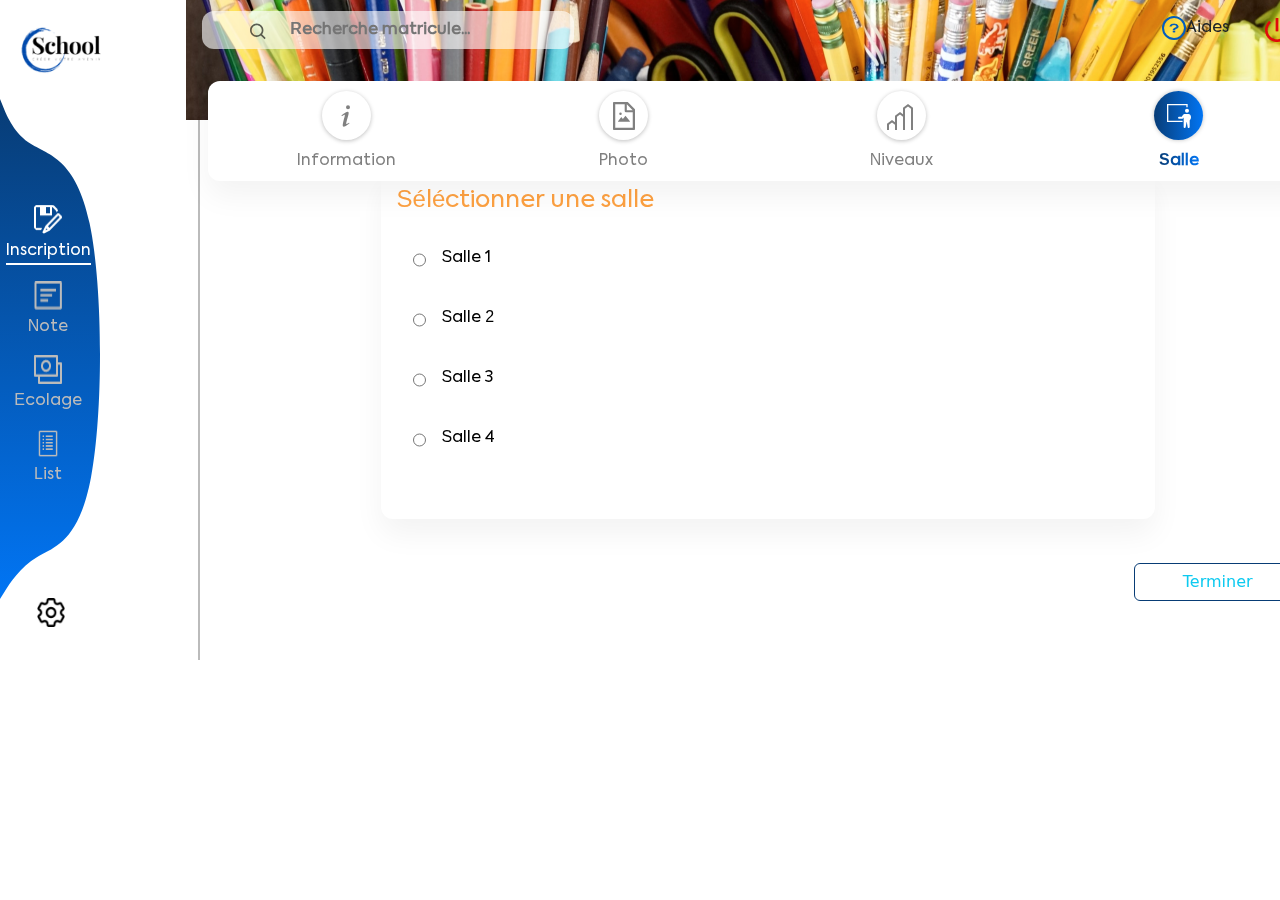
<file: acceuil_salle/acceuil_salle.html>
<!DOCTYPE html>
<html lang="en">
<head>
    <meta charset="UTF-8">
    <meta http-equiv="X-UA-Compatible" content="IE=edge">
    <meta name="viewport" content="width=device-width, initial-scale=1.0">
    <link rel="shortcut icon" href="photos/logo 1.png" type="image/x-icon">
    <link rel="stylesheet" href="../css/bootstrap.css">
    <link rel="stylesheet" href="./acceuil_salle.css">
    <title>Salle</title>
</head>
<body class="d-flex justify-content-center">
    <div class="container-fuild d-flex flex-row contenu">
        <div class="container-fuild d-flex nav_bar position-fixed top-0 left-0">
            <div class="container-fuild contenu_logo">
                <img src="../photos/logo 1.png" alt="logo" class="logo">
                <a href="../acceuil_parametre/acceuil_parametre.html"><img src="../photos/setting.png" alt="setting" width="28" height="29" class="setting"></a> 
            </div>
            <svg viewBox="0 32 120 600" width="120" height="500" class="curve">
                <defs>
                    <linearGradient gradientUnits="userSpaceOnUse" x1="60" y1="32" x2="60" y2="632" id="gradient-0" gradientTransform="matrix(1.020826, 0, 0, 1, 0, 0)">
                        <stop offset="0" style="stop-color: #083C75 "></stop>
                        <stop offset="1" style="stop-color: #0175F4 "></stop>
                    </linearGradient>
                </defs>
                <path style="paint-order: fill; fill: url(#gradient-0); fill-rule: nonzero;" d="M 0 32 L 4.280166666666667 42.4105 C 8.560333333333334 52.821 17.12066666666667 73.642 37.768 86.40899999999999 C 58.415333333333336 99.176 91.14966666666668 103.88900000000001 107.51100000000001 181.1351666666667 C 123.87233333333334 258.3813333333333 123.86066666666666 408.1606666666667 109.22316666666666 485.8941666666667 C 94.58566666666667 563.6276666666668 65.32233333333333 569.3153333333333 44.68083333333333 581.6586666666667 C 24.03933333333333 594.0020000000001 12.019666666666666 613.0010000000001 6.009833333333333 622.5005 L 0 632" data-bx-d="M 0 32 U 25.681 94.463 U 123.884 108.602 U 123.849 557.94 U 36.059 575.003 U 0 632 1@871b6fa9"></path>
                <div class="container-fuild contenu_icons">
                    <div class="container-fuild Inscription d-flex flex-column">
                        <img src="../photos/Inscription.png" alt="Inscription" width="28" height="29" class="mx-auto">
                        <p class="text_inscription text-center mx-auto">Inscription</p>
                    </div>
                    <div class="container-fuild note d-flex flex-column">
                        <img src="../photos/Note.png" alt="note" width="28" height="29" class="mx-auto">
                        <p class="text_note text-center">Note</p>
                    </div>
                    <div class="container-fuild ecolage d-flex flex-column">
                        <img src="../photos/Ecolage.png" alt="ecolage" width="28" height="29" class="mx-auto">
                        <p class="text_ecolage text-center">Ecolage</p>
                    </div>
                    <div class="container-fuild list d-flex flex-column">
                        <img src="../photos/List.png" alt="list" width="28" height="29" class="mx-auto">
                        <p class="text_list text-center">List</p>
                    </div>
                </div>
            </svg>
        </div>
        <div class="container-fuild contentPhoto">
            <div class="photo1">
                <form>
                    <div class="container-fuild contenu_recherche_aide d-flex align-items-center justify-content-between">
                        <div class="container-fuild recherche d-flex align-items-center ms-3">
                            <a href="../acceuil_recherche/acceuil_recherche.html"><img src="../photos/bx_search.svg" alt="search" class="position-absolute ps-5"></a>
                            <input type="search" name="recherche" id="recherche" placeholder="Recherche matricule...">
                        </div>
                        <div class="container-fuild contenu_aide d-flex justify-content-evenly align-items-center me-4">
                            <div class="d-flex contentCercle">
                                <img src="../photos/aide.png" alt="aide" class="cercle">
                                <p class="text_aide">Aides</p>
                            </div>
                            <a href="../index.html"><img src="../photos/deconnecter.png" alt="deconnecter" class="deconnecter"></a> 
                        </div>
                    </div>
                </form>
            </div>
            <div class="container-fuild contentImformation d-flex align-items-center justify-content-around">
                <div class="contentIconText d-flex flex-wrap justify-content-center align-content-between">
                    <div class="d-flex justify-content-center align-items-center contentIcon">
                        <svg xmlns="http://www.w3.org/2000/svg" aria-hidden="true" role="img" width="2em" height="2em" preserveAspectRatio="xMidYMid meet" viewBox="0 0 24 24"><path fill="gray" d="M13.5 4A1.5 1.5 0 0 0 12 5.5A1.5 1.5 0 0 0 13.5 7A1.5 1.5 0 0 0 15 5.5A1.5 1.5 0 0 0 13.5 4m-.36 4.77c-1.19.1-4.44 2.69-4.44 2.69c-.2.15-.14.14.02.42c.16.27.14.29.33.16c.2-.13.53-.34 1.08-.68c2.12-1.36.34 1.78-.57 7.07c-.36 2.62 2 1.27 2.61.87c.6-.39 2.21-1.5 2.37-1.61c.22-.15.06-.27-.11-.52c-.12-.17-.24-.05-.24-.05c-.65.43-1.84 1.33-2 .76c-.19-.57 1.03-4.48 1.7-7.17c.11-.64.41-2.04-.75-1.94Z"/></svg>                    
                    </div>
                    <p class="mb-0">Information</p>
                </div>
                <div class="contentIconText1 d-flex flex-column">
                    <div class="d-flex justify-content-center align-items-center contentIcon1 mx-auto">
                        <svg xmlns="http://www.w3.org/2000/svg" aria-hidden="true" role="img" width="2em" height="2em" preserveAspectRatio="xMidYMid meet" viewBox="0 0 1024 1024"><path fill="gray" d="m553.1 509.1l-77.8 99.2l-41.1-52.4a8 8 0 0 0-12.6 0l-99.8 127.2a7.98 7.98 0 0 0 6.3 12.9H696c6.7 0 10.4-7.7 6.3-12.9l-136.5-174a8.1 8.1 0 0 0-12.7 0zM360 442a40 40 0 1 0 80 0a40 40 0 1 0-80 0zm494.6-153.4L639.4 73.4c-6-6-14.1-9.4-22.6-9.4H192c-17.7 0-32 14.3-32 32v832c0 17.7 14.3 32 32 32h640c17.7 0 32-14.3 32-32V311.3c0-8.5-3.4-16.7-9.4-22.7zM790.2 326H602V137.8L790.2 326zm1.8 562H232V136h302v216a42 42 0 0 0 42 42h216v494z"/></svg>                   
                    </div>
                    <p class="my-auto mx-auto mb-0">Photo</p>
                </div>
                <div class="contentIconText2 d-flex flex-column">
                    <div class="d-flex justify-content-center align-items-center contentIcon2 mx-auto">
                        <svg xmlns="http://www.w3.org/2000/svg" aria-hidden="true" role="img" width="2em" height="2em" preserveAspectRatio="xMidYMid meet" viewBox="0 0 32 32"><path fill="gray" d="m23 4l-5 3.75v6.5L15 12l-5 3.75v6.5L7 20l-5 3.75V30h2v-5.25l3-2.25l3 2.25V30h2V16.75l3-2.25l3 2.25V30h2V8.75l3-2.25l3 2.25V30h2V7.75L23 4z"/></svg>
                    </div>
                    <p class="my-auto mx-auto mb-0">Niveaux</p>
                </div>
                <div class="contentIconText3 d-flex flex-column">
                    <div class="d-flex justify-content-center align-items-center contentIcon3 mx-auto">
                        <svg xmlns="http://www.w3.org/2000/svg" aria-hidden="true" role="img" width="2em" height="2em" preserveAspectRatio="xMidYMid meet" viewBox="0 0 48 48"><path fill="white" fill-rule="evenodd" d="M6 6h31v5h-2V8H8v23h21.387v2H6V6Zm30 13a3 3 0 1 0 0-6a3 3 0 0 0 0 6Zm2.031 2.01c1.299 0 2.327.584 3 1.486c.629.845.895 1.89.955 2.855a7.626 7.626 0 0 1-.397 2.92c-.3.87-.807 1.77-1.589 2.387V40.5a1.5 1.5 0 0 1-2.98.247L35.73 33h-.298l-1.458 7.776A1.5 1.5 0 0 1 31 40.5V26.233a63.223 63.223 0 0 0-.592.919l-.078.123l-.02.032l-.005.009a1.5 1.5 0 0 1-1.274.707h-5a1.5 1.5 0 1 1 0-3h4.177c.243-.376.563-.864.899-1.354c.35-.511.736-1.052 1.08-1.476c.167-.207.354-.423.542-.6c.092-.087.22-.2.376-.3a1.72 1.72 0 0 1 .926-.282h6Z" clip-rule="evenodd"/></svg>
                    </div>
                    <p class="my-auto mx-auto mb-0">Salle</p>
                </div>
            </div>
            <div class="container-fuild contentInforms d-flex flex-column">
                <div class="contentInformsUp pt-5 d-flex flex-column justify-content-center align-items-center">
                    <div class="container-fuild contentSalle d-flex flex-wrap">
                        <p class="my-auto ms-3">Séléctionner une salle</p>
                        <ul>
                            <li>
                                <label class="d-flex">
                                    <input type="radio" name="salle" id="">
                                    <p class="my-auto ms-3 pt-1">Salle 1</p>
                                </label>
                            </li>
                            <li>
                                <label class="d-flex">
                                    <input type="radio" name="salle" id="">
                                    <p class="my-auto pt-1 ms-3">Salle 2</p>
                                </label>
                            </li>
                            <li>
                                <label class="d-flex">
                                    <input type="radio" name="salle" id="">
                                    <p class="my-auto pt-1 ms-3">Salle 3</p>
                                </label>
                            </li>
                            <li>
                                <label class="d-flex">
                                    <input type="radio" name="salle" id="">
                                    <p class="my-auto pt-1 ms-3">Salle 4</p>
                                </label>
                            </li>
                        </ul>
                    </div>
                </div>
                <div class="contentInformsDown d-flex justify-content-end align-items-center">
                    <a href=""><button type="button" class="btn  btn-outline-info mb-3 px-5 mx-5">Terminer</button></a>
                </div>
            </div>
        </div>
    </div>
    <script src="../js/bootstrap.js"></script>
</body>
</html>
</file>
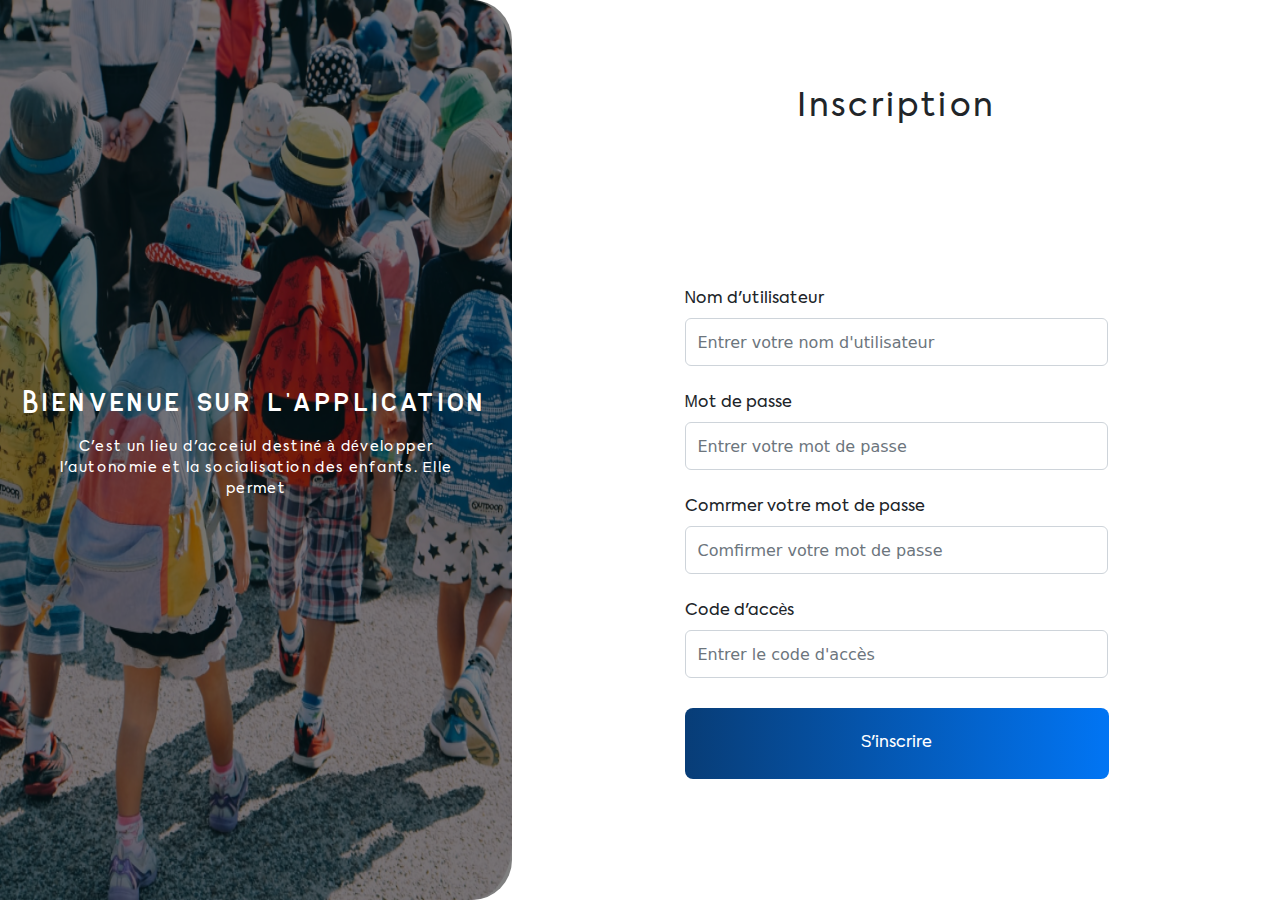
<file: inscription/inscription.html>
<!DOCTYPE html>
<html lang="en">
<head>
    <meta charset="UTF-8">
    <meta http-equiv="X-UA-Compatible" content="IE=edge">
    <meta name="viewport" content="width=device-width, initial-scale=1.0">
    <link rel="shortcut icon" href="photos/logo 1.png" type="image/x-icon">
    <link rel="stylesheet" href="../css/bootstrap.css">
    <link rel="stylesheet" href="../inscription/inscription.css">
    <title>Inscription</title>
</head>
<body class="d-flex justify-content-center">
    <div class="container-fuild d-flex align-content-center  justify-content-between login_page">
        <img src="../photos/image.png" alt="background" class="img1">
        <div class="container-fuild d-flex justify-content-center align-items-center arriere_pic ">
            <div class="container-fuild contente_words">
                <p class="heading">Bienvenue sur l'application</p>
                <p class="sub_heading text-center">C'est un lieu d'acceiul destiné à développer l'autonomie et la socialisation des enfants. Elle permet</p>
            </div>
        </div>
        <div class="container-fuild  mx-auto d-flex align-content-around justify-content-center flex-wrap formulaire">
            <p class="inscription mt-3 text-center mx-5">Inscription</p>
            <form action="">
                <div>
                    <label for="yourname" class="nom">Nom d'utilisateur</label>
                    <input type="text" id="yourname" class="form-control inpt_nom" name="yourname" placeholder="Entrer votre nom d'utilisateur">
                </div>
                <div>
                    <label for="pwd" class="motpasse">Mot de passe</label>
                    <input type="password" name="pwd" id="pwd" class="form-control inpt_pwd" placeholder="Entrer votre mot de passe">
                </div>
                <div>
                    <label for="comfirmpwd" class="comfirMotpasse">Comfirmer votre mot de passe</label>
                    <input type="password" name="comfirmpwd" id="comfirmpwd" class="form-control inpt_comfirmpwd" placeholder="Comfirmer votre mot de passe">
                </div>
                <div>
                    <label for="codeAcces" class="codeAcces">Code d'accès</label>
                    <input type="text" name="codeAcces" id="codeAcces" class="form-control inpt_codeAcces" placeholder="Entrer le code d'accès">
                </div>
                <button class="container-fuild mb-5 d-flex justify-content-center align-items-center bouton">
                    <a href="../acceuil/acceuil.html" class=" link3">S'inscrire</a>
                </button>
            </form>
        </div>
    </div>
    <script src="../js/bootstrap.js"></script>
</body>
</html>
</file>
<file: index_css/index.css>
*{
    box-sizing: border-box;
    padding: 0;
    margin: 0;
}
@font-face{
    font-family: "Antone";
    src: url("../font/Antone\ DEMO.ttf");
}
@font-face {
    font-family: "Axiforma Regular";
    src: url("../font/FontsFree-Net-sddd4.ttf");
}
.login_page{
    width: 100%;
    height: 100vh;
    position: relative;
    display: flex;
    justify-content: center;
}
.login_page .img1{
    height: 100vh;
    width: 40%;
}
.arriere_pic{
    width: 40%;
    height: 100vh;
    background-size: center;
    background-repeat: no-repeat;
    border-top-right-radius: 40px;
    border-bottom-right-radius: 40px;
    background-color:rgba(0, 0, 0, 0.5);
    z-index: 1;
    position: absolute;
    left: 0%;
}
.contente_words{
    width: 100%;
    height: 400px;
    display: flex;
    flex-wrap: wrap;
    align-content: center;
    justify-content: center;
}
.heading{
    font-family: 'Antone', sans-serif;
    font-style: normal;
    font-size: 24px;
    line-height: 36px;
    letter-spacing: 0.1em;
    color: white;
}
.sub_heading{
    font-family: 'Axiforma Regular', sans-serif;
    font-style: normal;
    font-size: 14px;
    line-height: 21px;
    letter-spacing: 0.1em;
    color: white;
    width: 80%;
}
.formulaire{
    width: 470px;
    height: 100vh;
}
.connexion{
    margin-top: 133px;
    font-family: 'Axiforma Regular', sans-serif;
    font-weight: 500;
    font-style: normal;
    font-size: 40px;
    line-height: 36px;
    letter-spacing: 0.1em;
}
.nom{
    font-family: 'Axiforma Regular', sans-serif;
    font-style: normal;
    font-size: 16px;
    line-height: 19px;
}
.inpt_nom{
    margin-top: 18px;
    height: 48px;
}
.motpasse{
    margin-top: 28px;
    font-family: 'Axiforma Regular', sans-serif;
    font-style: normal;
    font-size: 16px;
    line-height: 19px;
}
.inpt_pwd{
    margin-top: 18px;
    height: 48px;
}
.content_link{
    margin-top: 18px;
}
.link1{
    font-family: 'Axiforma Regular', sans-serif;
    font-style: normal;
    font-weight: 400;
    font-size: 14px;
    line-height: 16px;
    color: #0278F9;
}
.link2{
    font-family: 'Axiforma Regular', sans-serif;
    font-style: normal;
    font-weight: 400;
    font-size: 14px;
    line-height: 16px;
    color: #0278F9;
    margin-left: 32px;
}
.formulaire form button.bouton{
    margin-top: 30px;
    width: 30rem;
    height: 71px;
    background: linear-gradient(90.44deg, #083C75 -1.37%, #0175F4 99.92%);
    border-radius: 8px;
}
.formulaire form button.bouton a.link3{
    text-decoration: none;
    font-family: 'Axiforma Regular', sans-serif;
    font-style: normal;
    font-size: 16px;
    line-height: 19px;
    text-transform: capitalize;
    cursor: pointer;
    color: white;
}
img{
width: 500px;
height: 630px;
}
</file>
<file: acceuil/acceuil.css>
*{
    box-sizing: border-box;
    padding: 0;
    margin: 0;
}
@font-face{
    font-family: "Antone";
    src: url("../font/Antone\ DEMO.ttf");
}
@font-face {
    font-family: "Axiforma Regular";
    src: url("../font/FontsFree-Net-sddd4.ttf");
}
.contenu{
    width: 1366px;
    height: 100vh;
    overflow-x: hidden;
    overflow-y: scroll;
}
.nav_bar{
    width: 200px;
    height: 660px;
    border: 2px solid #BBBBBB;
    border-top: none;
    border-left: none;
    border-bottom: none;
    position: relative;
}
.contenu_logo{
    width: 170px;
    height: 660px;
    position: relative;
}
.logo{
    cursor:pointer;
    width: 100%;
}
.curve{
    position: absolute;
    left:-10px;
    top: 15%;
}
a .setting{
    position: absolute;
    bottom: 5%;
    left: 22%;
    cursor:pointer;
    z-index: 3;
}
.contenu_icons{
    margin: 20px;
    width: 120px;
    height: 300px;
    position: absolute;
    left: -32px;
    top: 28%;
}
.text_inscription{
    color: white;
    font-family: 'Axiforma Regular', sans-serif;
    font-weight: 500;
    cursor: pointer;
    margin-top: 5px;
    border-bottom: 2px solid #fff;
    max-width: 90%;
}

.text_note{
    color:  #BBBBBB;
    font-family: 'Axiforma Regular', sans-serif;
    font-weight: 500;
    cursor: pointer;
    margin-top: 5px;
}
.text_ecolage{
    color:  #BBBBBB;
    font-family: 'Axiforma Regular', sans-serif;
    font-weight: 500;
    cursor: pointer;
    margin-top: 5px;
}
.text_list{
    color:  #BBBBBB;
    font-family: 'Axiforma Regular', sans-serif;
    font-weight: 500;
    cursor: pointer;
    margin-top: 5px;
}
.contentPhoto{
    position: relative;
    left:14.5%;
}
.photo1{
    background-image: url('../photos/background_image.png');
    width: 1164px;
    height: 120px;
}
.contentPhoto .contentImformation{
    width: 1110px;
    height: 100px;
    background: #ffffff;
    box-shadow: 0px 15px 30px rgba(0, 0, 0, 0.05);
    border-radius: 12px;
    position: absolute;
    top: 9%;
    left: 1.9%;
}
.contentPhoto .contentImformation .contentIconText{
    width: 112px;
    height: 80px;
}
.contentPhoto .contentImformation .contentIconText .contentIcon{
    background: linear-gradient(90.44deg, #083C75 -1.37%, #0175F4 99.92%);
    box-shadow: 0px 0px 4px rgba(0, 0, 0, 0.25);
    width: 49px;
    height: 49px;
    border-radius: 50%;
}
.contentPhoto .contentImformation .contentIconText p{
    font-weight: 600;
    font-family: 'Axiforma Regular', sans-serif;
    font-size: 16px;
    line-height: 19px;
    background: linear-gradient(90.44deg, #083C75 -1.37%, #0175F4 99.92%);
    -webkit-background-clip: text;
    -webkit-text-fill-color: transparent;
    background-clip: text;
}
.contentPhoto .contentImformation .contentIconText1{
    width: 112px;
    height: 80px;
}
.contentPhoto .contentImformation .contentIconText1 .contentIcon1{
    background: #FFFFFF;
    box-shadow: 0px 1px 4px rgba(0, 0, 0, 0.25);
    width: 49px;
    height: 49px;
    border-radius: 50%;
}
.contentPhoto .contentImformation .contentIconText1 p{
    font-family: 'Axiforma Regular', sans-serif;
    font-size: 16px;
    line-height: 19px;
    color:rgba(0, 0, 0, 0.5);
}
.contentPhoto .contentImformation .contentIconText2{
    width: 112px;
    height: 80px;
}
.contentPhoto .contentImformation .contentIconText2 .contentIcon2{
    background: #FFFFFF;
    box-shadow: 0px 1px 4px rgba(0, 0, 0, 0.25);
    width: 49px;
    height: 49px;
    border-radius: 50%;
}
.contentPhoto .contentImformation .contentIconText2 p{
    font-family: 'Axiforma Regular', sans-serif;
    font-size: 16px;
    line-height: 19px;
    color:rgba(0, 0, 0, 0.5);
}
.contentPhoto .contentImformation .contentIconText3{
    width: 112px;
    height: 80px;
}
.contentPhoto .contentImformation .contentIconText3 .contentIcon3{
    background: #FFFFFF;
    box-shadow: 0px 1px 4px rgba(0, 0, 0, 0.25);
    width: 49px;
    height: 49px;
    border-radius: 50%;
}
.contentPhoto .contentImformation .contentIconText3 p{
    font-family: 'Axiforma Regular', sans-serif;
    font-size: 16px;
    line-height: 19px;
    color:rgba(0, 0, 0, 0.5);
}
.contentPhoto .photo1 form .contenu_recherche_aide .recherche input{
    width: 372px;
    height: 38px;
    background: rgba(255, 255, 255, 0.62);
    border-radius: 12px;
    border-style: none;
    text-align: center;
    font-weight: 600;
    font-family: 'Axiforma Regular', sans-serif;
}
.contentPhoto .photo1 form .contenu_recherche_aide .recherche a img{
    top: 36%;
}
#recherche:focus{
    outline: none;
}
input[placeholder^="Recherche"]{
    color: #001122;
}
.recherche{
    position: relative;
    height: 48px;
}
.cercle{
    width: 24px;
    height: 24px;
    border: 2px solid #035CBD;
    padding: 5px;
    border-radius: 50%;
}
.text_aide{
    font-family: 'Axiforma Regular', sans-serif;

}
a .deconnecter{
    width: 24px;
    height: 24px;
}
.contenu_aide{
    width: 200px;
    height: 48px;
    right: 0;
    top: 40%;
}
.contenu_aide .contentCercle{
    height: 28px;
}
.contenu_recherche_aide{
    position: relative;
    height: 60px;
}
::-webkit-scrollbar{
    width: 6px;
}
::-webkit-scrollbar-track{
    -webkit-box-shadow:inset 0 0 6px rgba(0, 0, 0, 0.5);
    box-shadow: inset 0 0 6px rgba(0, 0, 0, 0.5);
}
::-webkit-scrollbar-thumb{
    -webkit-box-shadow:inset 0 0 6px rgba(0, 0, 0, 1);
    box-shadow: inset 0 0 6px rgba(0, 0, 0, 1);
}
.contentInforms{
    height: 660px;
}
.contentInforms .information_des_eleve{
    width: 340px;
    height: 500px;
    position:absolute;
    top: 24%;
    left: 1.9%;
}
.contentInforms .information_des_eleve ul{
    margin: 0;
    padding: 0;
    list-style-type: none;
    
}
.contentInforms .information_des_eleve ul p{
    font-family: 'Axiforma Regular', sans-serif;
    font-style: normal;
    font-weight: 500;
    font-size: 20px;
    line-height: 23px;
    color: #FDA142;
}
.contentInforms .information_des_eleve ul li label{
    font-family: 'Axiforma Regular', sans-serif;
    font-style: normal;
    font-weight: 700;
    font-size: 14px;
    line-height: 16px;
}
.contentInforms .information_des_eleve ul li div input{
    width: 320px;
    height: 39px;
    background: #FFFFFF;
    box-shadow: 0px 4px 10px rgba(0, 0, 0, 0.05);
    border-radius: 8px;
    border-style: none;
    text-align: center;
    color:rgba(0, 0, 0, 0.5);
}
.contentInforms .information_des_eleve ul li div input:focus{
    outline-color: rgba(0, 0, 0, 0.09);
}
.contentInforms .information_sur_les_parents{
    width: 340px;
    height: 500px;
    position:absolute;
    top: 24%;
    left: 34%;
}
.contentInforms .information_sur_les_parents ul{
    margin: 0;
    padding: 0;
    list-style-type: none;
    
}
.contentInforms .information_sur_les_parents ul p{
    font-family: 'Axiforma Regular', sans-serif;
    font-style: normal;
    font-weight: 500;
    font-size: 20px;
    line-height: 23px;
    color: #FDA142;
}
.contentInforms .information_sur_les_parents ul li label{
    font-family: 'Axiforma Regular', sans-serif;
    font-style: normal;
    font-weight: 700;
    font-size: 14px;
    line-height: 16px;
}
.contentInforms .information_sur_les_parents ul li div input{
    width: 320px;
    height: 39px;
    background: #FFFFFF;
    box-shadow: 0px 4px 10px rgba(0, 0, 0, 0.05);
    border-radius: 8px;
    border-style: none;
    text-align: center;
    color:rgba(0, 0, 0, 0.5);
}
.contentInforms .information_sur_les_parents ul li div input:focus{
    outline-color: rgba(0, 0, 0, 0.09);
}
.contentInforms .information_sur_tuteur{
    width: 340px;
    height: 480px;
    position:absolute;
    top: 24%;
    left: 66%;
}
.contentInforms .information_sur_tuteur ul{
    margin: 0;
    padding: 0;
    list-style-type: none;
    
}
.contentInforms .information_sur_tuteur ul p{
    font-family: 'Axiforma Regular', sans-serif;
    font-style: normal;
    font-weight: 500;
    font-size: 20px;
    line-height: 23px;
    color: #FDA142;
}
.contentInforms .information_sur_tuteur ul li label{
    font-family: 'Axiforma Regular', sans-serif;
    font-style: normal;
    font-weight: 700;
    font-size: 14px;
    line-height: 16px;
}
.contentInforms .information_sur_tuteur ul li div input{
    width: 320px;
    height: 39px;
    background: #FFFFFF;
    box-shadow: 0px 4px 10px rgba(0, 0, 0, 0.05);
    border-radius: 8px;
    border-style: none;
    text-align: center;
    color:rgba(0, 0, 0, 0.5);
}
.contentInforms .information_sur_tuteur ul li div input:focus{
    outline-color: rgba(0, 0, 0, 0.09);
}
.contentInforms .information_sur_tuteur a button{
    border: 1px solid #083C75;
}
.contentInforms .information_sur_tuteur a button:hover{
    background: linear-gradient(90.44deg, #083C75 -1.37%, #0175F4 99.92%);
    color: #fff;
}
</file>
<file: acceuil_niveau/acceuil_niveau.css>
*{
    box-sizing: border-box;
    padding: 0;
    margin: 0;
}
@font-face {
    font-family: "Axiforma Regular";
    src: url("../font/FontsFree-Net-sddd4.ttf");
}
.contenu{
    width: 1366px;
    height: 100vh;
    overflow-x: hidden;
    overflow-y: scroll;
}
.nav_bar{
    width: 200px;
    height: 660px;
    border: 2px solid #BBBBBB;
    border-top: none;
    border-left: none;
    border-bottom: none;
    position: relative;
}
.contenu_logo{
    width: 170px;
    height: 660px;
    position: relative;
}
.logo{
    cursor:pointer;
    width: 100%;
}
.curve{
    position: absolute;
    left:-10px;
    top: 15%;
}
.setting{
    position: absolute;
    bottom: 5%;
    left: 22%;
    cursor:pointer;
    z-index: 3;
}
.contenu_icons{
    margin: 20px;
    width: 120px;
    height: 300px;
    position: absolute;
    left: -32px;
    top: 28%;
}
.text_inscription{
    color: white;
    font-family: 'Axiforma Regular', sans-serif;
    font-weight: 500;
    cursor: pointer;
    margin-top: 5px;
    border-bottom: 2px solid #fff;
    max-width: 90%;
}

.text_note{
    color:  #BBBBBB;
    font-family: 'Axiforma Regular', sans-serif;
    font-weight: 500;
    cursor: pointer;
    margin-top: 5px;
}
.text_ecolage{
    color:  #BBBBBB;
    font-family: 'Axiforma Regular', sans-serif;
    font-weight: 500;
    cursor: pointer;
    margin-top: 5px;
}
.text_list{
    color:  #BBBBBB;
    font-family: 'Axiforma Regular', sans-serif;
    font-weight: 500;
    cursor: pointer;
    margin-top: 5px;
}
.contentPhoto{
    position: relative;
    left:14.5%;
}
.photo1{
    background-image: url('../photos/background_image.png');
    width: 1164px;
    height: 120px;
}
.contentPhoto .contentImformation{
    width: 1110px;
    height: 100px;
    background: #ffffff;
    box-shadow: 0px 15px 30px rgba(0, 0, 0, 0.05);
    border-radius: 12px;
    position: absolute;
    top: 9%;
    left: 1.9%;
}
.contentPhoto .contentImformation .contentIconText{
    width: 112px;
    height: 80px;
}
.contentPhoto .contentImformation .contentIconText .contentIcon{
    background: #FFFFFF;
    box-shadow: 0px 1px 4px rgba(0, 0, 0, 0.25);
    width: 49px;
    height: 49px;
    border-radius: 50%;
}
.contentPhoto .contentImformation .contentIconText p{
    font-family: 'Axiforma Regular', sans-serif;
    font-size: 16px;
    line-height: 19px;
    color:rgba(0, 0, 0, 0.5);
}
.contentPhoto .contentImformation .contentIconText1{
    width: 112px;
    height: 80px;
}
.contentPhoto .contentImformation .contentIconText1 .contentIcon1{
    background: #FFFFFF;
    box-shadow: 0px 1px 4px rgba(0, 0, 0, 0.25);
    width: 49px;
    height: 49px;
    border-radius: 50%;
}
.contentPhoto .contentImformation .contentIconText1 p{
    font-family: 'Axiforma Regular', sans-serif;
    font-size: 16px;
    line-height: 19px;
    color:rgba(0, 0, 0, 0.5);
}
.contentPhoto .contentImformation .contentIconText2{
    width: 112px;
    height: 80px;
}
.contentPhoto .contentImformation .contentIconText2 .contentIcon2{
    background: linear-gradient(90.44deg, #083C75 -1.37%, #0175F4 99.92%);
    box-shadow: 0px 0px 4px rgba(0, 0, 0, 0.25);
    width: 49px;
    height: 49px;
    border-radius: 50%;
}
.contentPhoto .contentImformation .contentIconText2 p{
    font-weight: 600;
    font-family: 'Axiforma Regular', sans-serif;
    font-size: 16px;
    line-height: 19px;
    background: linear-gradient(90.44deg, #083C75 -1.37%, #0175F4 99.92%);
    -webkit-background-clip: text;
    -webkit-text-fill-color: transparent;
    background-clip: text;
}
.contentPhoto .contentImformation .contentIconText3{
    width: 112px;
    height: 80px;
}
.contentPhoto .contentImformation .contentIconText3 .contentIcon3{
    background: #FFFFFF;
    box-shadow: 0px 1px 4px rgba(0, 0, 0, 0.25);
    width: 49px;
    height: 49px;
    border-radius: 50%;
}
.contentPhoto .contentImformation .contentIconText3 p{
    font-family: 'Axiforma Regular', sans-serif;
    font-size: 16px;
    line-height: 19px;
    color:rgba(0, 0, 0, 0.5);
}
.contentPhoto .photo1 form .contenu_recherche_aide .recherche input{
    width: 372px;
    height: 38px;
    background: rgba(255, 255, 255, 0.62);
    border-radius: 12px;
    border-style: none;
    text-align: center;
    font-weight: 600;
    font-family: 'Axiforma Regular', sans-serif;
}
.contentPhoto .photo1 form .contenu_recherche_aide .recherche a img{
    top: 36%;
}
#recherche:focus{
    outline: none;
}
input[placeholder^="Recherche"]{
    color: #001122;
}
.recherche{
    position: relative;
    height: 48px;
}
.cercle{
    width: 24px;
    height: 24px;
    border: 2px solid #035CBD;
    padding: 5px;
    border-radius: 50%;
}
.text_aide{
    font-family: 'Axiforma Regular', sans-serif;

}
a .deconnecter{
    width: 24px;
    height: 24px;
}
.contenu_aide{
    width: 200px;
    height: 48px;
    right: 0;
    top: 40%;
}
.contenu_aide .contentCercle{
    height: 28px;
}
.contenu_recherche_aide{
    position: relative;
    height: 60px;
}
::-webkit-scrollbar{
    width: 6px;
}
::-webkit-scrollbar-track{
    -webkit-box-shadow:inset 0 0 6px rgba(0, 0, 0, 0.5);
    box-shadow: inset 0 0 6px rgba(0, 0, 0, 0.5);
}
::-webkit-scrollbar-thumb{
    -webkit-box-shadow:inset 0 0 6px rgba(0, 0, 0, 1);
    box-shadow: inset 0 0 6px rgba(0, 0, 0, 1);
}
.contentInforms{
    height: 540px;
}
.contentInforms .contentNiveau{
    width: 100%;
    height: 450px;
}
.contentInforms .contentNiveau .preCycle{
    width: 280px;
    height: 340px;
    box-shadow: 0px 15px 30px rgba(0, 0, 0, 0.05);
    border-radius: 12px;
    transition: .5s;
}
.contentInforms .contentNiveau .preCycle .heading{
    width: 100%;
}
.contentInforms .contentNiveau .preCycle .heading p{
    font-family: 'Axiforma Regular', sans-serif;
    font-style: normal;
    font-weight: 400;
    font-size: 24px;
    line-height: 28px;
    color: #FDA142;
}
.contentInforms .contentNiveau .preCycle .contentChecked .contentDropPreCycle{
    width: 100%;
}
.contentInforms .contentNiveau .preCycle .contentChecked .contentDropPreCycle .contentPreCycle{
    width: 100%;
    height: 0px;
    overflow: hidden;
    transition: .5s;
}
.contentInforms .contentNiveau .preCycle .contentChecked .contentDropPreCycle.active .contentPreCycle{
    height: 96px;
}
.contentInforms .contentNiveau .preCycle .contentChecked .contentDropPreCycle .contentPreCycle ul.contentCheckPre{
    width: 92%;
    height: 96px;
    background: rgba(187, 187, 187, 0.1);
    border-bottom-left-radius: 8px;
    border-bottom-right-radius: 8px;
    border-top: 1px solid gray;
}
.contentInforms .contentNiveau .preCycle .contentChecked .contentDropPreCycle .contentPreCycle ul.contentCheckPre li{
    width: 100%;
    height: 32px;
    border-radius: 8px;
    background-color: transparent;
}
.contentInforms .contentNiveau .preCycle .contentChecked .contentDropPreCycle .contentPreCycle ul.contentCheckPre li .contenuRadio{
    display: block;
    position: relative;
    cursor: pointer;
    -webkit-user-select: none;
    -moz-user-select: none;
    -ms-user-select: none;
    user-select: none;
    width: 100%;
    transition: .3s;
}
.contentInforms .contentNiveau .preCycle .contentChecked .contentDropPreCycle .contentPreCycle ul.contentCheckPre li .contenuRadio input{
    position: absolute;
    cursor: pointer;
    left:6%;
    top: 30%;
}
.contentInforms .contentNiveau .preCycle .contentChecked .contentDropPreCycle .contentPreCycle ul.contentCheckPre li .contenuRadio p{
    position: absolute;
    left: 18%;
    top: 8%;
}
.contentInforms .contentNiveau .preCycle .contentChecked .contentDropPreCycle .contentPreCycle ul.contentCheckPre li .contenuRadio:hover{
    background: rgba(78, 203, 113, 0.2);
    border-bottom-left-radius: 8px;
    border-bottom-right-radius: 8px;
    border-top-left-radius: 0px;
    border-top-right-radius: 0px;
}
.contentInforms .contentNiveau .preCycle .contentChecked .contentDropPreCycle .contentPreCycle ul.contentCheckPre li .contenuRadio input[type="radio"]{
    accent-color: #4ECB71;
}
.contentInforms .contentNiveau .preCycle .contentChecked .contentDropPreCycle .contentPreCycle ul.contentCheckPre li .contenuRadioI{
    display: block;
    position: relative;
    cursor: pointer;
    -webkit-user-select: none;
    -moz-user-select: none;
    -ms-user-select: none;
    user-select: none;
    width: 100%;
    transition: .3s;
}
.contentInforms .contentNiveau .preCycle .contentChecked .contentDropPreCycle .contentPreCycle ul.contentCheckPre li .contenuRadioI input{
    position: absolute;
    cursor: pointer;
    left:6%;
    top: 30%;
}
.contentInforms .contentNiveau .preCycle .contentChecked .contentDropPreCycle .contentPreCycle ul.contentCheckPre li .contenuRadioI p{
    position: absolute;
    left: 18%;
    top: 8%;
}
.contentInforms .contentNiveau .preCycle .contentChecked .contentDropPreCycle .contentPreCycle ul.contentCheckPre li .contenuRadioI:hover{
    background: rgba(78, 203, 113, 0.2);
    border-radius: 8px;
}
.contentInforms .contentNiveau .preCycle .contentChecked .contentDropPreCycle .contentPreCycle ul.contentCheckPre li .contenuRadioI input[type="radio"]{
    accent-color: #4ECB71;
}
.contentInforms .contentNiveau .preCycle .contentChecked .contentDropPreCycle .contentPreCycle ul.contentCheckPre li .contenuRadioII{
    display: block;
    position: relative;
    cursor: pointer;
    -webkit-user-select: none;
    -moz-user-select: none;
    -ms-user-select: none;
    user-select: none;
    width: 100%;
    transition: .3s;
}
.contentInforms .contentNiveau .preCycle .contentChecked .contentDropPreCycle .contentPreCycle ul.contentCheckPre li .contenuRadioII input{
    position: absolute;
    cursor: pointer;
    left:6%;
    top: 30%;
}
.contentInforms .contentNiveau .preCycle .contentChecked .contentDropPreCycle .contentPreCycle ul.contentCheckPre li .contenuRadioII p{
    position: absolute;
    left: 18%;
    top: 8%;
}
.contentInforms .contentNiveau .preCycle .contentChecked .contentDropPreCycle .contentPreCycle ul.contentCheckPre li .contenuRadioII:hover{
    background: rgba(78, 203, 113, 0.2);
    border-radius: 8px;
}
.contentInforms .contentNiveau .preCycle .contentChecked .contentDropPreCycle .contentPreCycle ul.contentCheckPre li .contenuRadioII input[type="radio"]{
    accent-color: #4ECB71;
}
.contentInforms .contentNiveau .preCycle .contentChecked{
    width: 100%;
    height: 275px;
    position: relative;
}
.contentInforms .contentNiveau .preCycle .contentChecked .contentDropPreCycle .contentDrop{
    width: 92%;
    height: 32px;
    background: rgba(187, 187, 187, 0.1);
    border-radius: 8px;
    position: relative;
    cursor: pointer;
}
.contentInforms .contentNiveau .preCycle .contentChecked .contentDropPreCycle.active .contentDrop{
    border-top-left-radius: 8px;
    border-top-right-radius: 8px;
    border-bottom-left-radius: 0px;
    border-bottom-right-radius: 0px;
}
.contentInforms .contentNiveau .preCycle .contentChecked .contentDropPreCycle .contentDrop .flecheUp{
    display: none;
}
.contentInforms .contentNiveau .preCycle .contentChecked .contentDropPreCycle .contentDrop .flecheDown{
    display: block;
}
.contentInforms .contentNiveau .preCycle .contentChecked .contentDropPreCycle .contentDrop p{
    font-family: 'Axiforma Regular', sans-serif;
    font-style: normal;
    font-weight: 400;
    font-size: 14px;
    line-height: 16px;
}
.contentInforms .contentNiveau .preCycle .contentChecked ul{
    width: 92%;
    height: 210px;
    list-style-type: none;
    margin: 0;
    padding: 0;
}
.contentInforms .contentNiveau .preCycle .contentChecked ul li{
    width: 100%;
    height: 32px;
    background: rgba(187, 187, 187, 0.1);
    border-radius: 8px;
}
.contentInforms .contentNiveau .preCycle .contentChecked ul li .contenuCheckbox{
    display: block;
    position: relative;
    cursor: pointer;
    -webkit-user-select: none;
    -moz-user-select: none;
    -ms-user-select: none;
    user-select: none;
    width: 100%;
    transition: .3s;
}
.contentInforms .contentNiveau .preCycle .contentChecked ul li .contenuCheckbox input{
    position: absolute;
    cursor: pointer;
    left:6%;
    top: 30%;
}
.contentInforms .contentNiveau .preCycle .contentChecked ul li .contenuCheckbox p{
    font-family: 'Axiforma Regular', sans-serif;
    font-style: normal;
    font-weight: 400;
    font-size: 14px;
    line-height: 16px;
    position: absolute;
    left: 18%;
    top: 20%;
}
.contentInforms .contentNiveau .preCycle .contentChecked ul li .contenuCheckbox:hover{
    background: rgba(78, 203, 113, 0.2);
    border-radius: 8px;
}
.contentInforms .contentNiveau .preCycle .contentChecked ul li .contenuCheckbox input[type="checkbox"]{
    accent-color: #4ECB71;
}
.contentInforms .contentNiveau .secCycle{
    width: 280px;
    height: 340px;
    box-shadow: 0px 15px 30px rgba(0, 0, 0, 0.05);
    border-radius: 12px;
}
.contentInforms .contentNiveau .secCycle ul{
    width: 92%;
    height: 210px;
    list-style-type: none;
    margin: 0;
    padding: 0;
}
.contentInforms .contentNiveau .secCycle ul div{
    width: 100%;
}
.contentInforms .contentNiveau .secCycle ul div p{
    font-family: 'Axiforma Regular', sans-serif;
    font-style: normal;
    font-weight: 400;
    font-size: 24px;
    line-height: 28px;
    color: #FDA142;
}
.contentInforms .contentNiveau .secCycle ul li{
    width: 100%;
    height: 32px;
    background: rgba(187, 187, 187, 0.1);
    border-radius: 8px;
}
.contentInforms .contentNiveau .secCycle ul li .contenuCheckboxI{
    display: block;
    position: relative;
    cursor: pointer;
    -webkit-user-select: none;
    -moz-user-select: none;
    -ms-user-select: none;
    user-select: none;
    width: 100%;
    transition: .3s;
}
.contentInforms .contentNiveau .secCycle ul li .contenuCheckboxI input{
    position: absolute;
    cursor: pointer;
    left:6%;
    top: 30%;
}
.contentInforms .contentNiveau .secCycle ul li .contenuCheckboxI p{
    font-family: 'Axiforma Regular', sans-serif;
    font-style: normal;
    font-weight: 400;
    font-size: 14px;
    line-height: 16px;
    position: absolute;
    left: 18%;
    top: 20%;
}
.contentInforms .contentNiveau .secCycle ul li .contenuCheckboxI:hover{
    background: rgba(78, 203, 113, 0.2);
    border-radius: 8px;
}
.contentInforms .contentNiveau .secCycle ul li .contenuCheckboxI input[type="checkbox"]{
    accent-color: #4ECB71;
}
.contentInforms .contentNiveau .troiCycle{
    width: 280px;
    height: 340px;
    box-shadow: 0px 15px 30px rgba(0, 0, 0, 0.05);
    border-radius: 12px;
}
.contentInforms .contentNiveau .troiCycle ul{
    width: 92%;
    height: 340px;
    list-style-type: none;
    margin: 0;
    padding: 0;
}
.contentInforms .contentNiveau .troiCycle ul div{
    width: 100%;
}
.contentInforms .contentNiveau .troiCycle ul div.heading p{
    font-family: 'Axiforma Regular', sans-serif;
    font-style: normal;
    font-weight: 400;
    font-size: 24px;
    line-height: 28px;
    color: #FDA142;
}
.contentInforms .contentNiveau .troiCycle ul li{
    width: 100%;
    height: 32px;
    background: rgba(187, 187, 187, 0.1);
    border-radius: 8px;
}
.contentInforms .contentNiveau .troiCycle ul li .contenuCheckboxII{
    display: block;
    position: relative;
    cursor: pointer;
    -webkit-user-select: none;
    -moz-user-select: none;
    -ms-user-select: none;
    user-select: none;
    width: 100%;
    transition: .3s;
}
.contentInforms .contentNiveau .troiCycle ul li .contenuCheckboxII:hover{
    background: rgba(78, 203, 113, 0.2);
    border-radius: 8px;
}
.contentInforms .contentNiveau .troiCycle ul li .contenuCheckboxII input{
    position: absolute;
    cursor: pointer;
    left:6%;
    top: 30%;
}
.contentInforms .contentNiveau .troiCycle ul li .contenuCheckboxII input[type="checkbox"]{
    accent-color: #4ECB71;
}
.contentInforms .contentNiveau .troiCycle ul li .contenuCheckboxII p{
    font-family: 'Axiforma Regular', sans-serif;
    font-style: normal;
    font-weight: 400;
    font-size: 14px;
    line-height: 16px;
    position: absolute;
    left: 18%;
    top: 20%;
}
.contentInforms .contentNiveau .troiCycle ul li.linkTerminal .contentTerminal{
    width: 100%;
    height: 32px;
    background: rgba(187, 187, 187, 0.1);
    border-radius: 8px;
    position: relative;
    cursor: pointer;
}
.contentInforms .contentNiveau .troiCycle ul li.linkTerminal.active .contentTerminal{
    border-top-left-radius: 8px;
    border-top-right-radius: 8px;
    border-bottom-left-radius: 0px;
    border-bottom-right-radius: 0px;
}
.contentInforms .contentNiveau .troiCycle ul li.linkTerminal .contentTerminal p{
    font-family: 'Axiforma Regular', sans-serif;
    font-style: normal;
    font-weight: 400;
    font-size: 14px;
    line-height: 16px;

}


.contentInforms .contentNiveau .troiCycle ul li.linkTerminal .contentTerminal .flecheUpI{
    display: none;
}
.contentInforms .contentNiveau .troiCycle ul li.linkTerminal .contentTerminal .flecheDownI{
    display: block;
}
.contentInforms .contentNiveau .troiCycle ul li.linkTerminal .contentSpecific{
    height: 100px;
    border-bottom-right-radius: 12px;
    border-bottom-left-radius: 12px;
    background-color:rgba(187, 187, 187, 0.1);
    width: 100%;
    height: 0px;
    overflow: hidden;
    transition: .5s;
}
.contentInforms .contentNiveau .troiCycle ul li.linkTerminal.active .contentSpecific{
    height: 96px;
}
.contentInforms .contentNiveau .troiCycle ul li.linkTerminal .contentSpecific ul.terminalContent{
    height: 96px;
    background: rgba(187, 187, 187, 0.1);
    border-bottom-left-radius: 8px;
    border-bottom-right-radius: 8px;
    border-top: 1px solid gray;
    width: 100%;
}
.contentInforms .contentNiveau .troiCycle ul li.linkTerminal .contentSpecific ul.terminalContent li{
    background-color: transparent;
}
.contentInforms .contentNiveau .troiCycle ul li.linkTerminal .contentSpecific ul.terminalContent li .terminalRadio{
    display: block;
    position: relative;
    cursor: pointer;
    -webkit-user-select: none;
    -moz-user-select: none;
    -ms-user-select: none;
    user-select: none;
    width: 100%;
    transition: .3s;
}
.contentInforms .contentNiveau .troiCycle ul li.linkTerminal .contentSpecific ul.terminalContent li .terminalRadio input{
    position: absolute;
    cursor: pointer;
    left:6%;
    top: 30%;
}
.contentInforms .contentNiveau .troiCycle ul li.linkTerminal .contentSpecific ul.terminalContent li .terminalRadio p{
    font-family: 'Axiforma Regular', sans-serif;
    font-style: normal;
    font-weight: 400;
    font-size: 14px;
    line-height: 16px;
    position: absolute;
    left: 18%;
    top: 20%;
}
.contentInforms .contentNiveau .troiCycle ul li.linkTerminal .contentSpecific ul.terminalContent li .terminalRadio:hover{
    background: rgba(78, 203, 113, 0.2);
    border-bottom-left-radius: 8px;
    border-bottom-right-radius: 8px;
    border-top-left-radius: 0px;
    border-top-right-radius: 0px;
}
.contentInforms .contentNiveau .troiCycle ul li.linkTerminal .contentSpecific ul.terminalContent li .terminalRadio input[type="radio"]{
    accent-color: #4ECB71;
}
.contentInforms .contentNiveau .troiCycle ul li.linkTerminal .contentSpecific ul.terminalContent li .terminalRadioI{
    display: block;
    position: relative;
    cursor: pointer;
    -webkit-user-select: none;
    -moz-user-select: none;
    -ms-user-select: none;
    user-select: none;
    width: 100%;
    transition: .3s;
}
.contentInforms .contentNiveau .troiCycle ul li.linkTerminal .contentSpecific ul.terminalContent li .terminalRadioI input{
    position: absolute;
    cursor: pointer;
    left:6%;
    top: 30%;
}
.contentInforms .contentNiveau .troiCycle ul li.linkTerminal .contentSpecific ul.terminalContent li .terminalRadioI p{
    font-family: 'Axiforma Regular', sans-serif;
    font-style: normal;
    font-weight: 400;
    font-size: 14px;
    line-height: 16px;
    position: absolute;
    left: 18%;
    top: 20%;
}
.contentInforms .contentNiveau .troiCycle ul li.linkTerminal .contentSpecific ul.terminalContent li .terminalRadioI:hover{
    background: rgba(78, 203, 113, 0.2);
    border-radius: 8px;
}
.contentInforms .contentNiveau .troiCycle ul li.linkTerminal .contentSpecific ul.terminalContent li .terminalRadioI input[type="radio"]{
    accent-color: #4ECB71;
}
.contentInforms .contentButton{
    width: 100%;
    height: 90px;
}
.contentInforms .contentButton a button{
    border: 1px solid #083C75;
}
.contentInforms .contentButton a button:hover{
    background: linear-gradient(90.44deg, #083C75 -1.37%, #0175F4 99.92%);
    color: #fff;
}
</file>
<file: acceuil_parametre/acceuil_parametre.css>
*{
    box-sizing: border-box;
    padding: 0;
    margin: 0;
}
@font-face{
    font-family: "Antone";
    src: url("../font/Antone\ DEMO.ttf");
}
@font-face {
    font-family: "Axiforma Regular";
    src: url("../font/FontsFree-Net-sddd4.ttf");
}
.contenu{
    width: 1366px;
    height: 100vh;
    overflow-x: hidden;
    overflow-y: scroll;
}
.nav_bar{
    width: 200px;
    height: 660px;
    border: 2px solid #BBBBBB;
    border-top: none;
    border-left: none;
    border-bottom: none;
    position: relative;
}
.contenu_logo{
    width: 170px;
    height: 660px;
    position: relative;
}
.logo{
    cursor:pointer;
    width: 100%;
}
.contenu_icons .ecolage{
    width: 100%;
}
.contenu_icons .bulletin{
    width: 100%;
}
.text_ecolage{
    color:  #BBBBBB;
    font-family: 'Axiforma Regular', sans-serif;
    font-weight: 600;
    cursor: pointer;
    margin-top: 5px;
    font-style: normal;
}
.text_bulletin{
    color:  #BBBBBB;
    font-family: 'Axiforma Regular', sans-serif;
    font-weight: 600;
    cursor: pointer;
    margin-top: 5px;
    font-style: normal;
}
.contentPhoto{
    position: relative;
    left:14.5%;
}
.photo1{
    background-image: url('../photos/background_image.png');
    width: 1164px;
    height: 120px;
}
.contentPhoto .contentImformation{
    width: 1110px;
    height: 100px;
    background: #ffffff;
    box-shadow: 0px 15px 30px rgba(0, 0, 0, 0.05);
    border-radius: 12px;
    position: absolute;
    top: 9%;
    left: 1.9%;
}
.contentPhoto .contentImformation .contentArrow{
    width: 4%;
    height: 100px;
    margin-left: 1%;
}
.cercle{
    width: 24px;
    height: 24px;
    border: 2px solid #035CBD;
    padding: 5px;
    border-radius: 50%;
}
.text_aide{
    font-family: 'Axiforma Regular', sans-serif;
    font-style: normal;
}
a .deconnecter{
    width: 24px;
    height: 24px;
}
.contenu_aide{
    width: 140px;
    height: 48px;
    right: 0;
    top: 40%;
}
.contenu_aide .contentCercle{
    height: 28px;
}
.contenu_recherche_aide{
    position: relative;
    height: 60px;
}
::-webkit-scrollbar{
    width: 6px;
}
::-webkit-scrollbar-track{
    -webkit-box-shadow:inset 0 0 6px rgba(0, 0, 0, 0.5);
    box-shadow: inset 0 0 6px rgba(0, 0, 0, 0.5);
}
::-webkit-scrollbar-thumb{
    -webkit-box-shadow:inset 0 0 6px rgba(0, 0, 0, 1);
    box-shadow: inset 0 0 6px rgba(0, 0, 0, 1);
}
.contentPhoto .contentImformation p{
    font-family: 'Axiforma Regular', sans-serif;
    font-style: normal;
    font-weight: 500;
    font-size: 40px;
    line-height: 49px;
    background: linear-gradient(90.44deg, #083C75 -1.37%, #0175F4 99.92%);
    -webkit-background-clip: text;
    -webkit-text-fill-color: transparent;
    background-clip: text;
}
.contentPhoto .contentImformation .vide{
    width: 100px;
    height: 100px;
}
.contentInforms{
    height: 540px;
}
.contentInforms p.motherP{
    font-family: 'Axiforma Regular', sans-serif;
    font-style: normal;
    font-weight: 400;
    font-size: 24px;
    line-height: 33px;
    color: #FCA64E;
    width: 100%;
    height: 140px;
    padding-top: 70px;
}
.contentPhoto .contentInforms .contentInsertion{
    width: 689px;
    height: 300px;
    box-shadow: 0px 15px 30px rgba(0, 0, 0, 0.05);
    border-radius: 12px;
}
.contentPhoto .contentInforms .contentInsertion .contentHeadingInsertion{
    width: 100%;
    height: 80px;
}
.contentPhoto .contentInforms .contentInsertion div.contentHeadingInsertion div.pI {
    width: 33.33%;
    height: 70px;
}
.contentPhoto .contentInforms .contentInsertion div.contentHeadingInsertion div.pI p.Cycle{
    font-family: 'Axiforma Regular', sans-serif;
    font-style: normal;
    font-weight: 400;
    font-size: 16px;
    line-height: 21px;
    color: #000000;
    cursor: pointer;
}
.contentPhoto .contentInforms .contentInsertion div.contentHeadingInsertion div.pI div.line{
    width: 40px;
    height: 3px;
    background-color: #000000;
    display: block;
}
.contentPhoto .contentInforms .contentInsertion div.contentHeadingInsertion div.pII {
    width: 33.33%;
    height: 70px;
}
.contentPhoto .contentInforms .contentInsertion div.contentHeadingInsertion div.pII p.Niveau{
    font-family: 'Axiforma Regular', sans-serif;
    font-style: normal;
    font-weight: 400;
    font-size: 16px;
    line-height: 21px;
    color: #BBBBBB;
    cursor: pointer;
}
.contentPhoto .contentInforms .contentInsertion div.contentHeadingInsertion div.pII div.lineI{
    width: 40px;
    height: 3px;
    background-color: #000000;
    display: none;
}
.contentPhoto .contentInforms .contentInsertion div.contentHeadingInsertion div.pIII {
    width: 33.33%;
    height: 70px;
}
.contentPhoto .contentInforms .contentInsertion div.contentHeadingInsertion div.pIII p.Salle{
    font-family: 'Axiforma Regular', sans-serif;
    font-style: normal;
    font-weight: 400;
    font-size: 16px;
    line-height: 21px;
    color: #BBBBBB;
    margin-left: 140px;
    cursor: pointer;
}.contentPhoto .contentInforms .contentInsertion div.contentHeadingInsertion div.pIII div.lineII{
    width: 40px;
    height: 3px;
    background-color: #000000;
    margin-left: 140px;
    display: none;
}

.contentPhoto .contentInforms .contentInsertion .contentCycle{
    width: 100%;
    height: 220px;
    position:relative;
}
.contentPhoto .contentInforms .contentInsertion .contentCycle .formCycle #yourCycle{
    width: 365px;
    height: 50px;
    box-shadow: 0px 4px 10px rgba(0, 0, 0, 0.05);
    border-radius: 8px;
    border-style: none;
    display: block;
}
.contentPhoto .contentInforms .contentInsertion .contentCycle button.buttonCycle{
    width: 144px;
    height: 47px;
    background: linear-gradient(90.44deg, #083C75 -1.37%, #0175F4 99.92%);
    border-radius: 8px;
    color: #fff;
    border-style: none;
    display: block;
}
.contentPhoto .contentInforms .contentInsertion .contentCycle .formNiveau{
    height: 140px;
    position: absolute;
    display: none;
}
.contentPhoto .contentInforms .contentInsertion .contentCycle form #yourNiveau{
    width: 365px;
    height: 50px;
    box-shadow: 0px 4px 10px rgba(0, 0, 0, 0.05);
    border-radius: 8px;
    border-style: none;
}
.contentPhoto .contentInforms .contentInsertion .contentCycle button.buttonNiveau{
    width: 144px;
    height: 47px;
    background: linear-gradient(90.44deg, #083C75 -1.37%, #0175F4 99.92%);
    border-radius: 8px;
    color: #fff;
    border-style: none;
    position: absolute;
    top: 68%;
    display: none;
}
.contentPhoto .contentInforms .contentInsertion .contentCycle .formSalle{
    height: 140px;
    position: absolute;
    display: none;
}
.contentPhoto .contentInforms .contentInsertion .contentCycle form #yourSalle{
    width: 365px;
    height: 50px;
    box-shadow: 0px 4px 10px rgba(0, 0, 0, 0.05);
    border-radius: 8px;
    border-style: none;
}
.contentPhoto .contentInforms .contentInsertion .contentCycle button.buttonSalle{
    width: 144px;
    height: 47px;
    background: linear-gradient(90.44deg, #083C75 -1.37%, #0175F4 99.92%);
    border-radius: 8px;
    color: #fff;
    border-style: none;
    position: absolute;
    top: 68%;
    display: none;
}
/*the container must be positioned relative:*/
.custom-select {
    position: relative;
    font-family: Arial;
}

.custom-select select {
    display: none; /*hide original SELECT element:*/
}
.select-selected {
    background-color:/* DodgerBlue*/ transparent;
    background: #FFFFFF;
    box-shadow: 0px 4px 10px rgba(0, 0, 0, 0.05);
    border-radius: 8px;
    font-family: 'Axiforma Regular', sans-serif;
}

/*style the arrow inside the select element:*/
.select-selected:after {
    position: absolute;
    content: "";
    top: 14px;
    right: 10px;
    width: 0;
    height: 0;
    border: 6px solid transparent;
    border-color: #000 transparent transparent transparent;
}

/*point the arrow upwards when the select box is open (active):*/
.select-selected.select-arrow-active:after {
    border-color: transparent transparent #000 transparent;
    top: 7px;
}

/*style the items (options), including the selected item:*/
.select-items div,.select-selected {
    color: #000;
    padding: 8px 18px;
    /*border: 1px solid transparent;*/
    border-color: transparent transparent rgba(0, 0, 0, 0.1) transparent;
    cursor: pointer;
    user-select: none;
}

/*style items (options):*/
.select-items {
    position: absolute;
    background: rgba(187, 187, 187, 0.1);
    border-radius: 8px;
    top: 100%;
    left: 45%;
    right: 45%;
    z-index: 99;
    width: 200px;
}

/*hide the items when the select box is closed:*/
.select-hide {
    display: none;
}

.select-items div:hover, .same-as-selected {
    background-color: rgba(0, 0, 0, 0.1);
}
</file>
<file: acceuil_photo/acceuil_photo.css>
*{
    box-sizing: border-box;
    padding: 0;
    margin: 0;
}
@font-face {
    font-family: "Axiforma Regular";
    src: url("../font/FontsFree-Net-sddd4.ttf");
}
.contenu{
    width: 1366px;
    height: 100vh;
    overflow-x: hidden;
    overflow-y: scroll;
}
.nav_bar{
    width: 200px;
    height: 660px;
    border: 2px solid #BBBBBB;
    border-top: none;
    border-left: none;
    border-bottom: none;
    position: relative;
}
.contenu_logo{
    width: 170px;
    height: 660px;
    position: relative;
}
.logo{
    cursor:pointer;
    width: 100%;
}
.curve{
    position: absolute;
    left:-10px;
    top: 15%;
}
.setting{
    position: absolute;
    bottom: 5%;
    left: 22%;
    cursor:pointer;
    z-index: 3;
}
.contenu_icons{
    margin: 20px;
    width: 120px;
    height: 300px;
    position: absolute;
    left: -32px;
    top: 28%;
}
.text_inscription{
    color: white;
    font-family: 'Axiforma Regular', sans-serif;
    font-weight: 500;
    cursor: pointer;
    margin-top: 5px;
    border-bottom: 2px solid #fff;
    max-width: 90%;
}

.text_note{
    color:  #BBBBBB;
    font-family: 'Axiforma Regular', sans-serif;
    font-weight: 500;
    cursor: pointer;
    margin-top: 5px;
}
.text_ecolage{
    color:  #BBBBBB;
    font-family: 'Axiforma Regular', sans-serif;
    font-weight: 500;
    cursor: pointer;
    margin-top: 5px;
}
.text_list{
    color:  #BBBBBB;
    font-family: 'Axiforma Regular', sans-serif;
    font-weight: 500;
    cursor: pointer;
    margin-top: 5px;
}
.contentPhoto{
    position: relative;
    left:14.5%;
}
.photo1{
    background-image: url('../photos/background_image.png');
    width: 1164px;
    height: 120px;
}
.contentPhoto .contentImformation{
    width: 1110px;
    height: 100px;
    background: #ffffff;
    box-shadow: 0px 15px 30px rgba(0, 0, 0, 0.05);
    border-radius: 12px;
    position: absolute;
    top: 9%;
    left: 1.9%;
}
.contentPhoto .contentImformation .contentIconText{
    width: 112px;
    height: 80px;
}
.contentPhoto .contentImformation .contentIconText .contentIcon{
    background: #FFFFFF;
    box-shadow: 0px 1px 4px rgba(0, 0, 0, 0.25);
    width: 49px;
    height: 49px;
    border-radius: 50%;
}
.contentPhoto .contentImformation .contentIconText p{
    font-family: 'Axiforma Regular', sans-serif;
    font-size: 16px;
    line-height: 19px;
    color:rgba(0, 0, 0, 0.5);
}
.contentPhoto .contentImformation .contentIconText1{
    width: 112px;
    height: 80px;
}
.contentPhoto .contentImformation .contentIconText1 .contentIcon1{
    background: linear-gradient(90.44deg, #083C75 -1.37%, #0175F4 99.92%);
    box-shadow: 0px 0px 4px rgba(0, 0, 0, 0.25);
    width: 49px;
    height: 49px;
    border-radius: 50%;
}
.contentPhoto .contentImformation .contentIconText1 p{
    font-weight: 600;
    font-family: 'Axiforma Regular', sans-serif;
    font-size: 16px;
    line-height: 19px;
    background: linear-gradient(90.44deg, #083C75 -1.37%, #0175F4 99.92%);
    -webkit-background-clip: text;
    -webkit-text-fill-color: transparent;
    background-clip: text;
}
.contentPhoto .contentImformation .contentIconText2{
    width: 112px;
    height: 80px;
}
.contentPhoto .contentImformation .contentIconText2 .contentIcon2{
    background: #FFFFFF;
    box-shadow: 0px 1px 4px rgba(0, 0, 0, 0.25);
    width: 49px;
    height: 49px;
    border-radius: 50%;
}
.contentPhoto .contentImformation .contentIconText2 p{
    font-family: 'Axiforma Regular', sans-serif;
    font-size: 16px;
    line-height: 19px;
    color:rgba(0, 0, 0, 0.5);
}
.contentPhoto .contentImformation .contentIconText3{
    width: 112px;
    height: 80px;
}
.contentPhoto .contentImformation .contentIconText3 .contentIcon3{
    background: #FFFFFF;
    box-shadow: 0px 1px 4px rgba(0, 0, 0, 0.25);
    width: 49px;
    height: 49px;
    border-radius: 50%;
}
.contentPhoto .contentImformation .contentIconText3 p{
    font-family: 'Axiforma Regular', sans-serif;
    font-size: 16px;
    line-height: 19px;
    color:rgba(0, 0, 0, 0.5);
}
.contentPhoto .photo1 form .contenu_recherche_aide .recherche input{
    width: 372px;
    height: 38px;
    background: rgba(255, 255, 255, 0.62);
    border-radius: 12px;
    border-style: none;
    text-align: center;
    font-weight: 600;
    font-family: 'Axiforma Regular', sans-serif;
}
.contentPhoto .photo1 form .contenu_recherche_aide .recherche a img{
    top: 36%;
}
#recherche:focus{
    outline: none;
}
input[placeholder^="Recherche"]{
    color: #001122;
}
.recherche{
    position: relative;
    height: 48px;
}
.cercle{
    width: 24px;
    height: 24px;
    border: 2px solid #035CBD;
    padding: 5px;
    border-radius: 50%;
}
.text_aide{
    font-family: 'Axiforma Regular', sans-serif;

}
a .deconnecter{
    width: 24px;
    height: 24px;
}
.contenu_aide{
    width: 200px;
    height: 48px;
    right: 0;
    top: 40%;
}
.contenu_aide .contentCercle{
    height: 28px;
}
.contenu_recherche_aide{
    position: relative;
    height: 60px;
}
::-webkit-scrollbar{
    width: 6px;
}
::-webkit-scrollbar-track{
    -webkit-box-shadow:inset 0 0 6px rgba(0, 0, 0, 0.5);
    box-shadow: inset 0 0 6px rgba(0, 0, 0, 0.5);
}
::-webkit-scrollbar-thumb{
    -webkit-box-shadow:inset 0 0 6px rgba(0, 0, 0, 1);
    box-shadow: inset 0 0 6px rgba(0, 0, 0, 1);
}
.contentInforms{
    height: 540px;
}
.contentInforms .contentInformsUp{
    width: 100%;
    height: 400px;
}
.contentInformsDown{
    width: 100%;
    height: 140px;
}
.contentInforms .contentInformsUp a p{
    font-family: 'Axiforma Regular', sans-serif;
    font-style: normal;
    font-weight: 400;
    font-size: 16px;
    line-height: 19px;
}
.contentInforms .contentInformsDown a button{
    border: 1px solid #083C75;
}
.contentInforms .contentInformsDown a button:hover{
    background: linear-gradient(90.44deg, #083C75 -1.37%, #0175F4 99.92%);
    color: #fff;
}
</file>
<file: acceuil_photo_modifier/acceuil_photo_modifier.css>
*{
    box-sizing: border-box;
    padding: 0;
    margin: 0;
}
@font-face {
    font-family: "Axiforma Regular";
    src: url("../font/FontsFree-Net-sddd4.ttf");
}
.contenu{
    width: 1366px;
    height: 100vh;
    overflow-x: hidden;
    overflow-y: scroll;
}
.nav_bar{
    width: 200px;
    height: 660px;
    border: 2px solid #BBBBBB;
    border-top: none;
    border-left: none;
    border-bottom: none;
    position: relative;
}
.contenu_logo{
    width: 170px;
    height: 660px;
    position: relative;
}
.logo{
    cursor:pointer;
    width: 100%;
}
.curve{
    position: absolute;
    left:-10px;
    top: 15%;
}
.setting{
    position: absolute;
    bottom: 5%;
    left: 22%;
    cursor:pointer;
    z-index: 3;
}
.contenu_icons{
    margin: 20px;
    width: 120px;
    height: 300px;
    position: absolute;
    left: -32px;
    top: 28%;
}
.text_inscription{
    color: white;
    font-family: 'Axiforma Regular', sans-serif;
    font-weight: 500;
    cursor: pointer;
    margin-top: 5px;
    border-bottom: 2px solid #fff;
    max-width: 90%;
}

.text_note{
    color:  #BBBBBB;
    font-family: 'Axiforma Regular', sans-serif;
    font-weight: 500;
    cursor: pointer;
    margin-top: 5px;
}
.text_ecolage{
    color:  #BBBBBB;
    font-family: 'Axiforma Regular', sans-serif;
    font-weight: 500;
    cursor: pointer;
    margin-top: 5px;
}
.text_list{
    color:  #BBBBBB;
    font-family: 'Axiforma Regular', sans-serif;
    font-weight: 500;
    cursor: pointer;
    margin-top: 5px;
}
.contentPhoto{
    position: relative;
    left:14.5%;
}
.photo1{
    background-image: url('../photos/background_image.png');
    width: 1164px;
    height: 120px;
}
.contentPhoto .contentImformation{
    width: 1110px;
    height: 100px;
    background: #ffffff;
    box-shadow: 0px 15px 30px rgba(0, 0, 0, 0.05);
    border-radius: 12px;
    position: absolute;
    top: 9%;
    left: 1.9%;
}
.contentPhoto .contentImformation .contentIconText{
    width: 112px;
    height: 80px;
}
.contentPhoto .contentImformation .contentIconText .contentIcon{
    background: #FFFFFF;
    box-shadow: 0px 1px 4px rgba(0, 0, 0, 0.25);
    width: 49px;
    height: 49px;
    border-radius: 50%;
}
.contentPhoto .contentImformation .contentIconText p{
    font-family: 'Axiforma Regular', sans-serif;
    font-size: 16px;
    line-height: 19px;
    color:rgba(0, 0, 0, 0.5);
}
.contentPhoto .contentImformation .contentIconText1{
    width: 112px;
    height: 80px;
}
.contentPhoto .contentImformation .contentIconText1 .contentIcon1{
    background: linear-gradient(90.44deg, #083C75 -1.37%, #0175F4 99.92%);
    box-shadow: 0px 0px 4px rgba(0, 0, 0, 0.25);
    width: 49px;
    height: 49px;
    border-radius: 50%;
}
.contentPhoto .contentImformation .contentIconText1 p{
    font-weight: 600;
    font-family: 'Axiforma Regular', sans-serif;
    font-size: 16px;
    line-height: 19px;
    background: linear-gradient(90.44deg, #083C75 -1.37%, #0175F4 99.92%);
    -webkit-background-clip: text;
    -webkit-text-fill-color: transparent;
    background-clip: text;
}
.contentPhoto .contentImformation .contentIconText2{
    width: 112px;
    height: 80px;
}
.contentPhoto .contentImformation .contentIconText2 .contentIcon2{
    background: #FFFFFF;
    box-shadow: 0px 1px 4px rgba(0, 0, 0, 0.25);
    width: 49px;
    height: 49px;
    border-radius: 50%;
}
.contentPhoto .contentImformation .contentIconText2 p{
    font-family: 'Axiforma Regular', sans-serif;
    font-size: 16px;
    line-height: 19px;
    color:rgba(0, 0, 0, 0.5);
}
.contentPhoto .contentImformation .contentIconText3{
    width: 112px;
    height: 80px;
}
.contentPhoto .contentImformation .contentIconText3 .contentIcon3{
    background: #FFFFFF;
    box-shadow: 0px 1px 4px rgba(0, 0, 0, 0.25);
    width: 49px;
    height: 49px;
    border-radius: 50%;
}
.contentPhoto .contentImformation .contentIconText3 p{
    font-family: 'Axiforma Regular', sans-serif;
    font-size: 16px;
    line-height: 19px;
    color:rgba(0, 0, 0, 0.5);
}
.contentPhoto .photo1 form .contenu_recherche_aide .recherche input{
    width: 372px;
    height: 38px;
    background: rgba(255, 255, 255, 0.62);
    border-radius: 12px;
    border-style: none;
    text-align: center;
    font-weight: 600;
    font-family: 'Axiforma Regular', sans-serif;
}
.contentPhoto .photo1 form .contenu_recherche_aide .recherche a img{
    top: 36%;
}
#recherche:focus{
    outline: none;
}
input[placeholder^="Recherche"]{
    color: #001122;
}
.recherche{
    position: relative;
    height: 48px;
}
.cercle{
    width: 24px;
    height: 24px;
    border: 2px solid #035CBD;
    padding: 5px;
    border-radius: 50%;
}
.text_aide{
    font-family: 'Axiforma Regular', sans-serif;

}
a .deconnecter{
    width: 24px;
    height: 24px;
}
.contenu_aide{
    width: 200px;
    height: 48px;
    right: 0;
    top: 40%;
}
.contenu_aide .contentCercle{
    height: 28px;
}
.contenu_recherche_aide{
    position: relative;
    height: 60px;
}
::-webkit-scrollbar{
    width: 6px;
}
::-webkit-scrollbar-track{
    -webkit-box-shadow:inset 0 0 6px rgba(0, 0, 0, 0.5);
    box-shadow: inset 0 0 6px rgba(0, 0, 0, 0.5);
}
::-webkit-scrollbar-thumb{
    -webkit-box-shadow:inset 0 0 6px rgba(0, 0, 0, 1);
    box-shadow: inset 0 0 6px rgba(0, 0, 0, 1);
}
.contentInforms{
    height: 540px;
}
.contentInforms .contentInformsUp{
    width: 100%;
    height: 400px;
}
.contentInformsDown{
    width: 100%;
    height: 140px;
}
.contentInforms .contentInformsUp a p{
    font-family: 'Axiforma Regular', sans-serif;
    font-style: normal;
    font-weight: 400;
    font-size: 16px;
    line-height: 19px;
}
.contentInforms .contentInformsDown a button{
    border: 1px solid #083C75;
}
.contentInforms .contentInformsDown a button:hover{
    background: linear-gradient(90.44deg, #083C75 -1.37%, #0175F4 99.92%);
    color: #fff;
}
</file>
<file: acceuil_recherche/acceuil_recherche.css>
*{
    box-sizing: border-box;
    padding: 0;
    margin: 0;
}
@font-face {
    font-family: "Axiforma Regular";
    src: url("../font/FontsFree-Net-sddd4.ttf");
}
.contenu{
    width: 1366px;
    height: 100vh;
    overflow-x: hidden;
    overflow-y: scroll;
}
.nav_bar{
    width: 200px;
    height: 660px;
    border: 2px solid #BBBBBB;
    border-top: none;
    border-left: none;
    border-bottom: none;
    position: relative;
}
.contenu_logo{
    width: 170px;
    height: 660px;
    position: relative;
}
.logo{
    cursor:pointer;
    width: 100%;
}
.setting{
    position: absolute;
    bottom: 5%;
    left: 22%;
    cursor:pointer;
    z-index: 3;
}
.contenu_icons{
    margin: 20px;
    width: 120px;
    height: 300px;
    position: absolute;
    left: -32px;
    top: 28%;
}
.contenu_icons .ecolage{
    width: 100%;
}
.contenu_icons .bulletin{
    width: 100%;
}
.text_ecolage{
    color:  #BBBBBB;
    font-family: 'Axiforma Regular', sans-serif;
    font-weight: 600;
    cursor: pointer;
    margin-top: 5px;
    font-style: normal;
}
.text_bulletin{
    color:  #BBBBBB;
    font-family: 'Axiforma Regular', sans-serif;
    font-weight: 600;
    cursor: pointer;
    margin-top: 5px;
    font-style: normal;
}
.contentPhoto{
    position: relative;
    left:14.5%;
}
.photo1{
    background-image: url('../photos/background_image.png');
    width: 1164px;
    height: 120px;
}
.contentPhoto .contentImformation{
    width: 1110px;
    height: 100px;
    background: #ffffff;
    box-shadow: 0px 15px 30px rgba(0, 0, 0, 0.05);
    border-radius: 12px;
    position: absolute;
    top: 9%;
    left: 1.9%;
}
.contentPhoto .contentImformation .contentArrow{
    width: 4%;
    height: 100px;
    margin-left: 1%;
}
.contentPhoto .contentImformation .contentProfile{
    height: 100px;
    width: 30%;
    margin-right: 38%;
}
.contentPhoto .contentImformation .contentProfile .camera{
    position: absolute;
    top: 72%;
    left: 22%;
}
.contentPhoto .contentImformation .contentProfile .contentNames{
    height: 100px;
    width: 50%;
}
.contentPhoto .contentImformation .contentNames p{
    font-family: 'Axiforma Regular', sans-serif;
    font-style: normal;
    font-weight: 600;
    font-size: 16px;
    line-height: 24px;
}
.contentPhoto .contentImformation .contentDelete{
    height: 100px;
    width: 15%;
}
.contentPhoto .contentImformation .contentDelete div{
    width: 100%;
    position: relative;
}
.contentPhoto .contentImformation .contentDelete div .pen{
    position: absolute;
    left:24%;
    top: 32%;
}
.contentPhoto .photo1 form .contenu_recherche_aide .recherche input{
    width: 372px;
    height: 38px;
    background: rgba(255, 255, 255, 0.62);
    border-radius: 12px;
    border-style: none;
    text-align: center;
    font-weight: 600;
    font-family: 'Axiforma Regular', sans-serif;
    font-style: normal;
}
#recherche:focus{
    outline: none;
}
input[placeholder^="Recherche"]{
    color: #001122;
}
.recherche{
    position: relative;
    height: 48px;
}
.cercle{
    width: 24px;
    height: 24px;
    border: 2px solid #035CBD;
    padding: 5px;
    border-radius: 50%;
}
.text_aide{
    font-family: 'Axiforma Regular', sans-serif;
    font-style: normal;
}
a .deconnecter{
    width: 24px;
    height: 24px;
}
.contenu_aide{
    width: 200px;
    height: 48px;
    right: 0;
    top: 40%;
}
.contenu_aide .contentCercle{
    height: 28px;
}
.contenu_recherche_aide{
    position: relative;
    height: 60px;
}
::-webkit-scrollbar{
    width: 6px;
}
::-webkit-scrollbar-track{
    -webkit-box-shadow:inset 0 0 6px rgba(0, 0, 0, 0.5);
    box-shadow: inset 0 0 6px rgba(0, 0, 0, 0.5);
}
::-webkit-scrollbar-thumb{
    -webkit-box-shadow:inset 0 0 6px rgba(0, 0, 0, 1);
    box-shadow: inset 0 0 6px rgba(0, 0, 0, 1);
}
.contentInforms{
    height: 540px;
}
.contentInforms .apropos{
    width: 747px;
    height: 407px;
    box-shadow: 0px 15px 30px rgba(0, 0, 0, 0.05);
    border-radius: 12px;
}
.contentInforms .apropos .textApropos{
    width: 100%;
}
.contentInforms .apropos .textApropos p{
    line-height: 28px;
    font-size: 20px;
    color: #FCA64E;
}
.contentInforms .apropos .listApropos{
    width: 100%;
}
.contentInforms .apropos .listApropos ul{
    list-style-type: none;
    margin: 0;
    padding: 0;
}
.contentInforms .apropos .listApropos ul li .heading{
    font-family: 'Axiforma Regular', sans-serif;
    font-style: normal;
    font-weight: 550;
    font-size: 16px;
    line-height: 19px;
}
.contentInforms .apropos .listApropos ul li .txt{
    font-family: 'Axiforma Regular', sans-serif;
    font-style: normal;
    font-weight: 500;
    font-size: 14px;
    line-height: 16px;
    color: rgba(0, 0, 0, 0.5);
}
.contentInforms .matricule{
    width: 271px;
    height: 298px;
    margin-bottom: 106px;
    box-shadow: 0px 15px 30px rgba(0, 0, 0, 0.05);
    border-radius: 12px;
}
.contentInforms .matricule ul{
    list-style-type: none;
    margin: 0;
    padding: 0;
}
.contentInforms .matricule ul li .heading{
    font-family: 'Axiforma Regular', sans-serif;
    font-style: normal;
    font-weight: 550;
    font-size: 16px;
    line-height: 19px;
}
.contentInforms .matricule ul li .txt{
    font-family: 'Axiforma Regular', sans-serif;
    font-style: normal;
    font-weight: 500;
    font-size: 14px;
    line-height: 16px;
    color: rgba(0, 0, 0, 0.5);
}
</file>
<file: acceuil_salle/acceuil_salle.css>
*{
    box-sizing: border-box;
    padding: 0;
    margin: 0;
}
@font-face {
    font-family: "Axiforma Regular";
    src: url("../font/FontsFree-Net-sddd4.ttf");
}
.contenu{
    width: 1366px;
    height: 100vh;
    overflow-x: hidden;
    overflow-y: scroll;
}
.nav_bar{
    width: 200px;
    height: 660px;
    border: 2px solid #BBBBBB;
    border-top: none;
    border-left: none;
    border-bottom: none;
    position: relative;
}
.contenu_logo{
    width: 170px;
    height: 660px;
    position: relative;
}
.logo{
    cursor:pointer;
    width: 100%;
}
.curve{
    position: absolute;
    left:-10px;
    top: 15%;
}
.setting{
    position: absolute;
    bottom: 5%;
    left: 22%;
    cursor:pointer;
    z-index: 3;
}
.contenu_icons{
    margin: 20px;
    width: 120px;
    height: 300px;
    position: absolute;
    left: -32px;
    top: 28%;
}
.text_inscription{
    color: white;
    font-family: 'Axiforma Regular', sans-serif;
    font-weight: 500;
    cursor: pointer;
    margin-top: 5px;
    border-bottom: 2px solid #fff;
    max-width: 90%;
}

.text_note{
    color:  #BBBBBB;
    font-family: 'Axiforma Regular', sans-serif;
    font-weight: 500;
    cursor: pointer;
    margin-top: 5px;
}
.text_ecolage{
    color:  #BBBBBB;
    font-family: 'Axiforma Regular', sans-serif;
    font-weight: 500;
    cursor: pointer;
    margin-top: 5px;
}
.text_list{
    color:  #BBBBBB;
    font-family: 'Axiforma Regular', sans-serif;
    font-weight: 500;
    cursor: pointer;
    margin-top: 5px;
}
.contentPhoto{
    position: relative;
    left:14.5%;
}
.photo1{
    background-image: url('../photos/background_image.png');
    width: 1164px;
    height: 120px;
}
.contentPhoto .contentImformation{
    width: 1110px;
    height: 100px;
    background: #ffffff;
    box-shadow: 0px 15px 30px rgba(0, 0, 0, 0.05);
    border-radius: 12px;
    position: absolute;
    top: 9%;
    left: 1.9%;
}
.contentPhoto .contentImformation .contentIconText{
    width: 112px;
    height: 80px;
}
.contentPhoto .contentImformation .contentIconText .contentIcon{
    background: #FFFFFF;
    box-shadow: 0px 1px 4px rgba(0, 0, 0, 0.25);
    width: 49px;
    height: 49px;
    border-radius: 50%;
}
.contentPhoto .contentImformation .contentIconText p{
    font-family: 'Axiforma Regular', sans-serif;
    font-size: 16px;
    line-height: 19px;
    color:rgba(0, 0, 0, 0.5);
}
.contentPhoto .contentImformation .contentIconText1{
    width: 112px;
    height: 80px;
}
.contentPhoto .contentImformation .contentIconText1 .contentIcon1{
    background: #FFFFFF;
    box-shadow: 0px 1px 4px rgba(0, 0, 0, 0.25);
    width: 49px;
    height: 49px;
    border-radius: 50%;
}
.contentPhoto .contentImformation .contentIconText1 p{
    font-family: 'Axiforma Regular', sans-serif;
    font-size: 16px;
    line-height: 19px;
    color:rgba(0, 0, 0, 0.5);
}
.contentPhoto .contentImformation .contentIconText2{
    width: 112px;
    height: 80px;
}
.contentPhoto .contentImformation .contentIconText2 .contentIcon2{
    background: #FFFFFF;
    box-shadow: 0px 1px 4px rgba(0, 0, 0, 0.25);
    width: 49px;
    height: 49px;
    border-radius: 50%;
}
.contentPhoto .contentImformation .contentIconText2 p{
    font-family: 'Axiforma Regular', sans-serif;
    font-size: 16px;
    line-height: 19px;
    color:rgba(0, 0, 0, 0.5);
}
.contentPhoto .contentImformation .contentIconText3{
    width: 112px;
    height: 80px;
}
.contentPhoto .contentImformation .contentIconText3 .contentIcon3{
    background: linear-gradient(90.44deg, #083C75 -1.37%, #0175F4 99.92%);
    box-shadow: 0px 0px 4px rgba(0, 0, 0, 0.25);
    width: 49px;
    height: 49px;
    border-radius: 50%;
}
.contentPhoto .contentImformation .contentIconText3 p{
    font-weight: 600;
    font-family: 'Axiforma Regular', sans-serif;
    font-size: 16px;
    line-height: 19px;
    background: linear-gradient(90.44deg, #083C75 -1.37%, #0175F4 99.92%);
    -webkit-background-clip: text;
    -webkit-text-fill-color: transparent;
    background-clip: text;
}
.contentPhoto .photo1 form .contenu_recherche_aide .recherche input{
    width: 372px;
    height: 38px;
    background: rgba(255, 255, 255, 0.62);
    border-radius: 12px;
    border-style: none;
    text-align: center;
    font-weight: 600;
    font-family: 'Axiforma Regular', sans-serif;
}
.contentPhoto .photo1 form .contenu_recherche_aide .recherche a img{
    top: 36%;
}
#recherche:focus{
    outline: none;
}
input[placeholder^="Recherche"]{
    color: #001122;
}
.recherche{
    position: relative;
    height: 48px;
}
.cercle{
    width: 24px;
    height: 24px;
    border: 2px solid #035CBD;
    padding: 5px;
    border-radius: 50%;
}
.text_aide{
    font-family: 'Axiforma Regular', sans-serif;

}
a .deconnecter{
    width: 24px;
    height: 24px;
}
.contenu_aide{
    width: 200px;
    height: 48px;
    right: 0;
    top: 40%;
}
.contenu_aide .contentCercle{
    height: 28px;
}
.contenu_recherche_aide{
    position: relative;
    height: 60px;
}
::-webkit-scrollbar{
    width: 6px;
}
::-webkit-scrollbar-track{
    -webkit-box-shadow:inset 0 0 6px rgba(0, 0, 0, 0.5);
    box-shadow: inset 0 0 6px rgba(0, 0, 0, 0.5);
}
::-webkit-scrollbar-thumb{
    -webkit-box-shadow:inset 0 0 6px rgba(0, 0, 0, 1);
    box-shadow: inset 0 0 6px rgba(0, 0, 0, 1);
}
.contentInforms{
    height: 540px;
}
.contentInforms .contentInformsUp{
    width: 100%;
    height: 400px;
}
.contentInformsDown{
    width: 100%;
    height: 140px;
}
.contentInforms .contentInformsUp a p{
    font-family: 'Axiforma Regular', sans-serif;
    font-style: normal;
    font-weight: 400;
    font-size: 16px;
    line-height: 19px;
}
.contentInforms .contentInformsUp .contentSalle{
    width: 774px;
    height: 350px;
    box-shadow: 0px 15px 30px rgba(0, 0, 0, 0.05);
    border-radius: 12px;
}
.contentInforms .contentInformsUp .contentSalle p{
    width: 400px;
    height: 28px;
    font-family: 'Axiforma Regular', sans-serif;
    font-style: normal;
    font-weight: 400;
    font-size: 24px;
    line-height: 28px;
    color: #FDA142;
}
.contentInforms .contentInformsUp .contentSalle ul{
    list-style-type: none;
}
.contentInforms .contentInformsUp .contentSalle ul li{
    width: 400px;
    height: 60px;
}
.contentInforms .contentInformsUp .contentSalle ul li label{
    height: 60px;
    cursor: pointer;
}
.contentInforms .contentInformsUp .contentSalle ul li label input[type="radio"]{
    accent-color: #4ECB71;
}
.contentInforms .contentInformsUp .contentSalle ul li p{
    font-family: 'Axiforma Regular', sans-serif;
    font-style: normal;
    font-weight: 400;
    font-size: 16px;
    line-height: 16px;
    color: #000000;
}
.contentInforms .contentInformsDown a button{
    border: 1px solid #083C75;
}
.contentInforms .contentInformsDown a button:hover{
    background: linear-gradient(90.44deg, #083C75 -1.37%, #0175F4 99.92%);
    color: #fff;
}
</file>
<file: inscription/inscription.css>
*{
    box-sizing: border-box;
    padding: 0;
    margin: 0;
}
@font-face{
    font-family: "Antone";
    src: url("../font/Antone\ DEMO.ttf");
}
@font-face {
    font-family: "Axiforma Regular";
    src: url("../font/FontsFree-Net-sddd4.ttf");
}
.login_page{
    width: 100%;
    height: 100vh;
    position: relative;
}
.login_page .img1{
    height: 100vh;
    width: 40%;
}
.arriere_pic{
    width: 40%;
    height: 100vh;
    background-size: center;
    background-repeat: no-repeat;
    border-top-right-radius: 40px;
    border-bottom-right-radius: 40px;
    background-color:rgba(0, 0, 0, 0.5);
    z-index: 1;
    position: absolute;
    left: 0%;
}
.contente_words{
    width: 100%;
    height: 400px;
    display: flex;
    flex-wrap: wrap;
    align-content: center;
    justify-content: center;
}
.heading{
    font-family: 'Antone', sans-serif;
    font-style: normal;
    font-size: 24px;
    line-height: 36px;
    letter-spacing: 0.1em;
    color: white;
}
.sub_heading{
    font-family: 'Axiforma Regular', sans-serif;
    font-style: normal;
    font-size: 14px;
    line-height: 21px;
    letter-spacing: 0.1em;
    color: white;
    width: 80%;
}
form{
    width: 90%;
}
.formulaire{
    width: 470px;
    height: 100vh;
}
.inscription{
    width: 100%;
    font-family: 'Axiforma Regular', sans-serif;
    font-style: normal;
    font-weight: 500;
    font-size: 32px;
    line-height: 36px;
    letter-spacing: 0.1em;
}
.nom{
    font-family: 'Axiforma Regular', sans-serif;
    font-style: normal;
    font-size: 16px;
    line-height: 19px;
}
.inpt_nom{
    margin-top: 8px;
    height: 48px;
}
.motpasse{
    margin-top: 28px;
    font-family: 'Axiforma Regular', sans-serif;
    font-style: normal;
    font-size: 16px;
    line-height: 19px;
}
.inpt_pwd{
    margin-top: 8px;
    height: 48px;
}
.comfirMotpasse{
    margin-top: 28px;
    font-family: 'Axiforma Regular', sans-serif;
    font-style: normal;
    font-size: 16px;
    line-height: 19px;
}
.inpt_comfirmpwd{
    margin-top: 8px;
    height: 48px;
}
.codeAcces{
    margin-top: 28px;
    font-family: 'Axiforma Regular', sans-serif;
    font-style: normal;
    font-size: 16px;
    line-height: 19px;
}
.inpt_codeAcces{
    margin-top: 8px;
    height: 48px;
}
.formulaire form button.bouton{
    margin-top: 30px;
    width: 26.5rem;
    height: 71px;
    background: linear-gradient(90.44deg, #083C75 -1.37%, #0175F4 99.92%);
    border-radius: 8px;
    border: none;
}
.formulaire form button.bouton .link3{
    text-decoration: none;
    color: white;
    font-family: 'Axiforma Regular', sans-serif;
    font-style: normal;
    font-size: 16px;
    line-height: 19px;
    text-transform: capitalize;
    cursor: pointer;
}
.link3:hover{
    color: rgba(0, 0, 0, 0.5);
}
img{
width: 500px;
height: 630px;
}
::-webkit-scrollbar{
    width: 6px;
}
::-webkit-scrollbar-track{
    -webkit-box-shadow:inset 0 0 6px rgba(0, 0, 0, 0.5);
    box-shadow: inset 0 0 6px rgba(0, 0, 0, 0.5);
}
::-webkit-scrollbar-thumb{
    -webkit-box-shadow:inset 0 0 6px rgba(0, 0, 0, 1);
    box-shadow: inset 0 0 6px rgba(0, 0, 0, 1);
}
</file>
